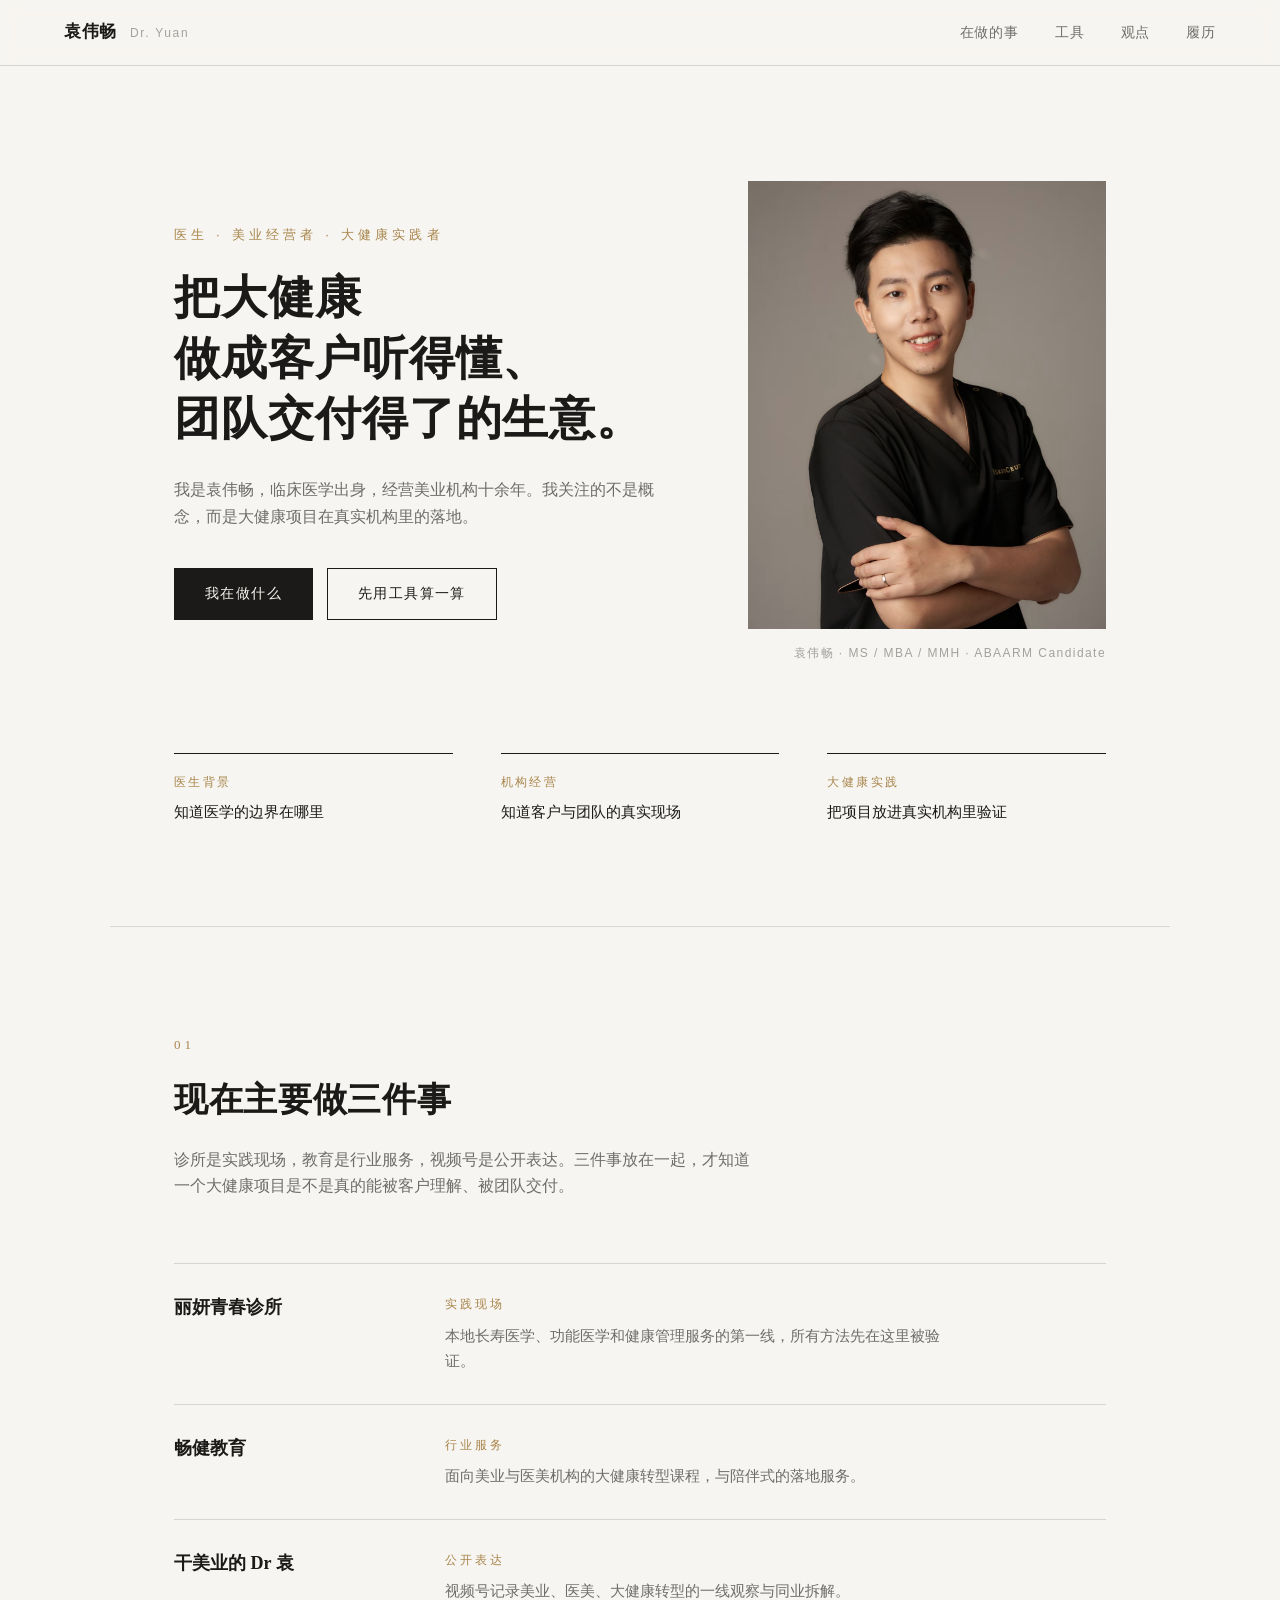
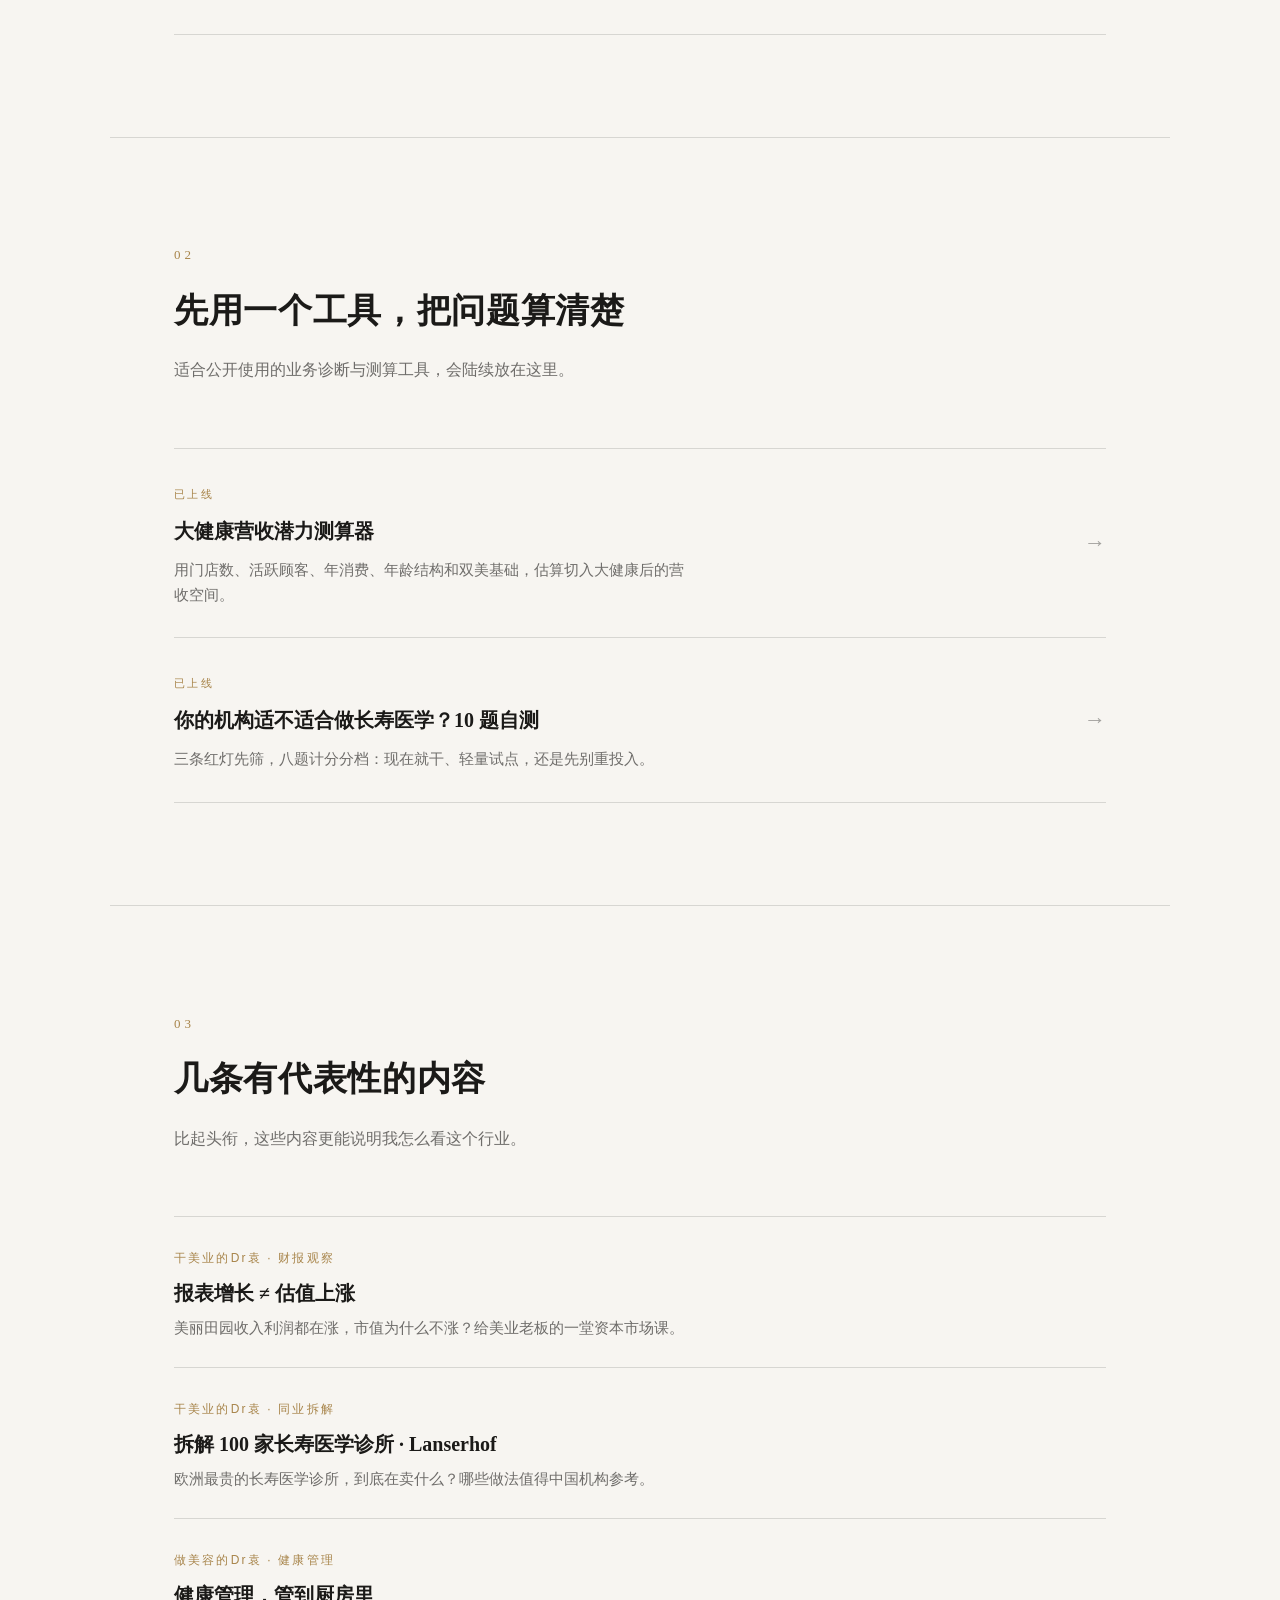
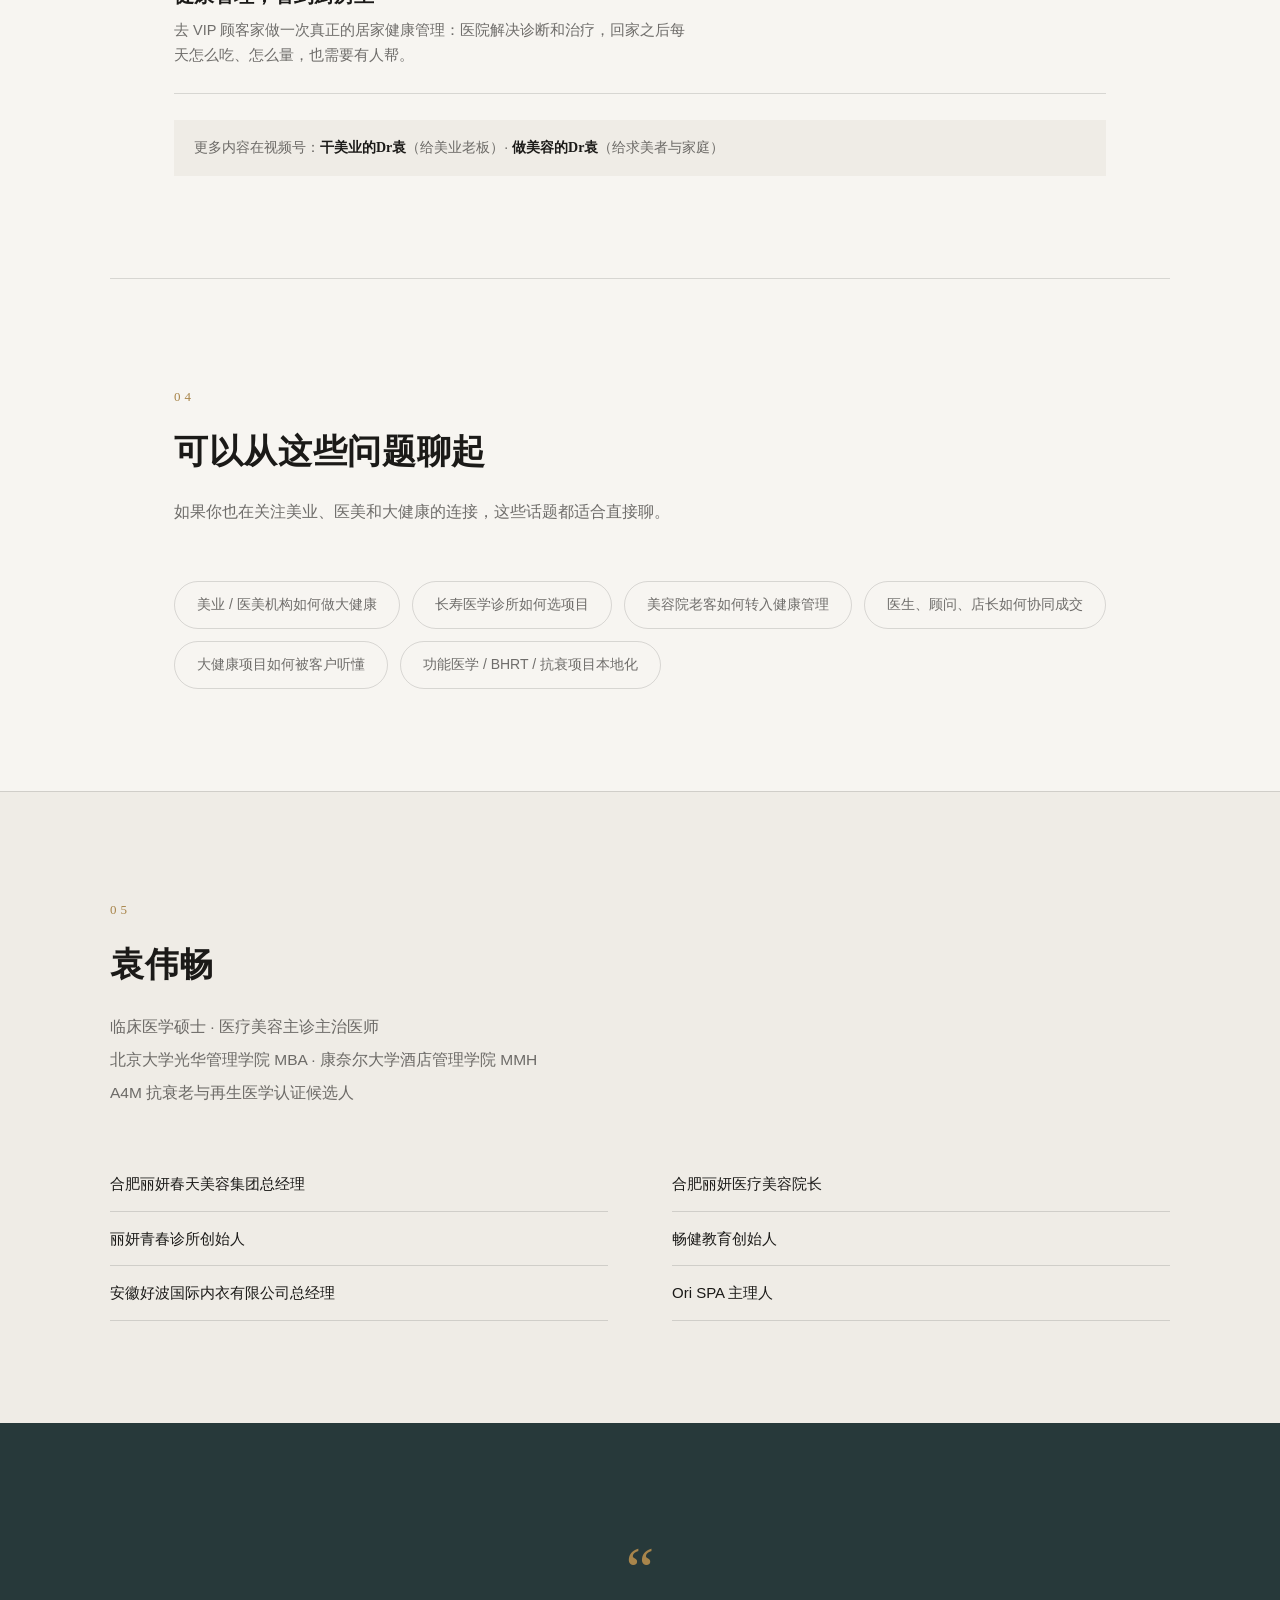
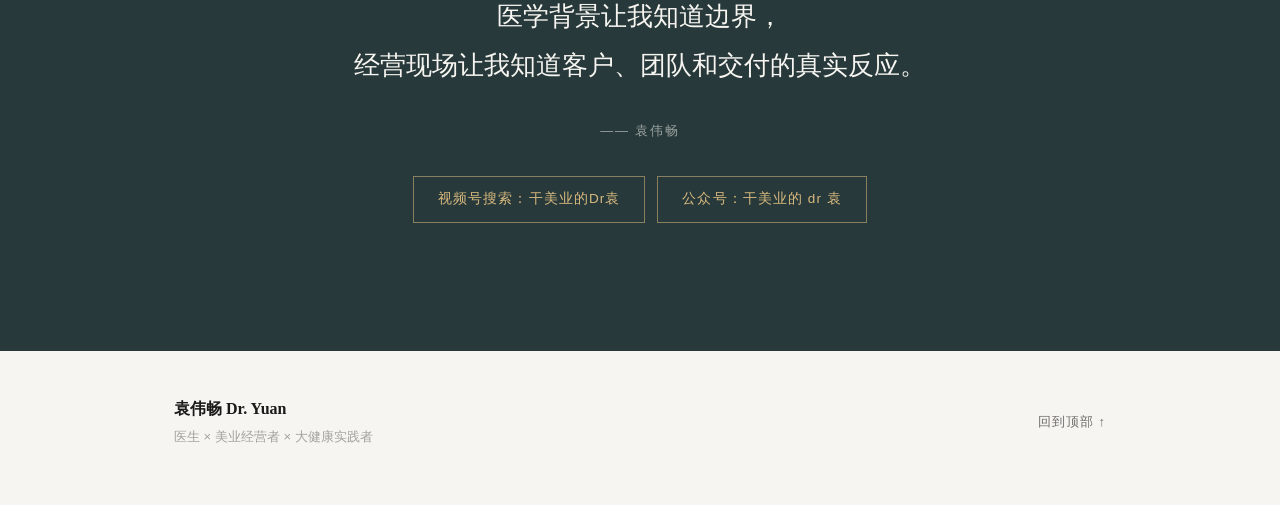
<file: index.html>
<!doctype html>
<html lang="zh-CN">
<head>
  <meta charset="utf-8" />
  <meta name="viewport" content="width=device-width, initial-scale=1" />
  <title>袁伟畅医生｜医生 × 美业经营者 × 大健康实践者</title>
  <meta name="description" content="袁伟畅医生，临床医学硕士，医疗美容主诊主治医师，美业经营者，大健康实践者。" />
  <meta property="og:title" content="袁伟畅医生｜医生 × 美业经营者 × 大健康实践者" />
  <meta property="og:description" content="关注大健康项目如何被客户听懂、团队交付、机构持续经营。" />
  <meta property="og:type" content="website" />
  <meta property="og:url" content="https://dr-yuan.org/" />
  <link rel="canonical" href="https://dr-yuan.org/" />
  <script>document.documentElement.classList.add('js');</script>
  <link rel="stylesheet" href="style.css" />
</head>
<body>

  <header class="nav" aria-label="页面导航">
    <a class="nav-name" href="#top">袁伟畅 <span>Dr. Yuan</span></a>
    <nav class="nav-links" aria-label="主要章节">
      <a href="#work">在做的事</a>
      <a href="#tools">工具</a>
      <a href="#view">观点</a>
      <a href="#profile">履历</a>
    </nav>
  </header>

  <main id="top">

    <!-- Hero -->
    <section class="hero">
      <div class="hero-text reveal">
        <p class="kicker">医生 · 美业经营者 · 大健康实践者</p>
        <h1>把大健康<br />做成客户听得懂、<br />团队交付得了的生意。</h1>
        <p class="hero-sub">我是袁伟畅，临床医学出身，经营美业机构十余年。我关注的不是概念，而是大健康项目在真实机构里的落地。</p>
        <div class="hero-cta">
          <a class="btn-solid" href="#work">我在做什么</a>
          <a class="btn-ghost" href="#tools">先用工具算一算</a>
        </div>
      </div>
      <figure class="hero-photo reveal">
        <img src="assets/profile-portrait.jpg" alt="袁伟畅医生形象照" />
        <figcaption>袁伟畅 · MS / MBA / MMH · ABAARM Candidate</figcaption>
      </figure>
    </section>

    <!-- 三重身份 -->
    <section class="triad reveal" aria-label="身份摘要">
      <div class="triad-item">
        <span class="triad-num">医生背景</span>
        <p>知道医学的边界在哪里</p>
      </div>
      <div class="triad-item">
        <span class="triad-num">机构经营</span>
        <p>知道客户与团队的真实现场</p>
      </div>
      <div class="triad-item">
        <span class="triad-num">大健康实践</span>
        <p>把项目放进真实机构里验证</p>
      </div>
    </section>

    <!-- 在做的事 -->
    <section id="work" class="section">
      <div class="section-head reveal">
        <span class="sec-no">01</span>
        <h2>现在主要做三件事</h2>
        <p>诊所是实践现场，教育是行业服务，视频号是公开表达。三件事放在一起，才知道一个大健康项目是不是真的能被客户理解、被团队交付。</p>
      </div>
      <div class="work-list">
        <article class="work-row reveal">
          <span class="work-idx">丽妍青春诊所</span>
          <div>
            <h3>实践现场</h3>
            <p>本地长寿医学、功能医学和健康管理服务的第一线，所有方法先在这里被验证。</p>
          </div>
        </article>
        <article class="work-row reveal">
          <span class="work-idx">畅健教育</span>
          <div>
            <h3>行业服务</h3>
            <p>面向美业与医美机构的大健康转型课程，与陪伴式的落地服务。</p>
          </div>
        </article>
        <article class="work-row reveal">
          <span class="work-idx">干美业的 Dr 袁</span>
          <div>
            <h3>公开表达</h3>
            <p>视频号记录美业、医美、大健康转型的一线观察与同业拆解。</p>
          </div>
        </article>
      </div>
    </section>

    <!-- 工具 -->
    <section id="tools" class="section">
      <div class="section-head reveal">
        <span class="sec-no">02</span>
        <h2>先用一个工具，把问题算清楚</h2>
        <p>适合公开使用的业务诊断与测算工具，会陆续放在这里。</p>
      </div>
      <div class="tool-list">
        <a class="tool-row reveal" href="tools/health-revenue/">
          <div>
            <span class="tool-tag">已上线</span>
            <h3>大健康营收潜力测算器</h3>
            <p>用门店数、活跃顾客、年消费、年龄结构和双美基础，估算切入大健康后的营收空间。</p>
          </div>
          <span class="tool-arrow" aria-hidden="true">→</span>
        </a>
        <a class="tool-row reveal" href="tools/health-revenue/assessment.html">
          <div>
            <span class="tool-tag">已上线</span>
            <h3>你的机构适不适合做长寿医学？10 题自测</h3>
            <p>三条红灯先筛，八题计分分档：现在就干、轻量试点，还是先别重投入。</p>
          </div>
          <span class="tool-arrow" aria-hidden="true">→</span>
        </a>
      </div>
    </section>

    <!-- 观点 · 代表内容 -->
    <section id="view" class="section">
      <div class="section-head reveal">
        <span class="sec-no">03</span>
        <h2>几条有代表性的内容</h2>
        <p>比起头衔，这些内容更能说明我怎么看这个行业。</p>
      </div>
      <div class="piece-list">
        <article class="piece reveal">
          <span class="piece-tag">干美业的Dr袁 · 财报观察</span>
          <h3>报表增长 ≠ 估值上涨</h3>
          <p>美丽田园收入利润都在涨，市值为什么不涨？给美业老板的一堂资本市场课。</p>
        </article>
        <article class="piece reveal">
          <span class="piece-tag">干美业的Dr袁 · 同业拆解</span>
          <h3>拆解 100 家长寿医学诊所 · Lanserhof</h3>
          <p>欧洲最贵的长寿医学诊所，到底在卖什么？哪些做法值得中国机构参考。</p>
        </article>
        <article class="piece reveal">
          <span class="piece-tag">做美容的Dr袁 · 健康管理</span>
          <h3>健康管理，管到厨房里</h3>
          <p>去 VIP 顾客家做一次真正的居家健康管理：医院解决诊断和治疗，回家之后每天怎么吃、怎么量，也需要有人帮。</p>
        </article>
      </div>
      <p class="channel-note reveal">更多内容在视频号：<strong>干美业的Dr袁</strong>（给美业老板）· <strong>做美容的Dr袁</strong>（给求美者与家庭）</p>
    </section>

    <!-- 可以聊什么 -->
    <section class="section">
      <div class="section-head reveal">
        <span class="sec-no">04</span>
        <h2>可以从这些问题聊起</h2>
        <p>如果你也在关注美业、医美和大健康的连接，这些话题都适合直接聊。</p>
      </div>
      <ul class="topic-list reveal" aria-label="交流话题">
        <li>美业 / 医美机构如何做大健康</li>
        <li>长寿医学诊所如何选项目</li>
        <li>美容院老客如何转入健康管理</li>
        <li>医生、顾问、店长如何协同成交</li>
        <li>大健康项目如何被客户听懂</li>
        <li>功能医学 / BHRT / 抗衰项目本地化</li>
      </ul>
    </section>

    <!-- 履历 -->
    <section id="profile" class="section profile">
      <div class="section-head reveal">
        <span class="sec-no">05</span>
        <h2>袁伟畅</h2>
        <p class="profile-degrees">临床医学硕士 · 医疗美容主诊主治医师<br />北京大学光华管理学院 MBA · 康奈尔大学酒店管理学院 MMH<br />A4M 抗衰老与再生医学认证候选人</p>
      </div>
      <ul class="cred-list reveal" aria-label="公开身份">
        <li>合肥丽妍春天美容集团总经理</li>
        <li>合肥丽妍医疗美容院长</li>
        <li>丽妍青春诊所创始人</li>
        <li>畅健教育创始人</li>
        <li>安徽好波国际内衣有限公司总经理</li>
        <li>Ori SPA 主理人</li>
      </ul>
    </section>

    <!-- 结语 -->
    <section class="closing" aria-label="结语">
      <p class="closing-mark" aria-hidden="true">“</p>
      <blockquote>医学背景让我知道边界，<br />经营现场让我知道客户、团队和交付的真实反应。</blockquote>
      <p class="closing-sign">—— 袁伟畅</p>
      <div class="closing-channels">
        <span>视频号搜索：干美业的Dr袁</span>
        <span>公众号：干美业的 dr 袁</span>
      </div>
    </section>

  </main>

  <footer class="footer">
    <div>
      <strong>袁伟畅 Dr. Yuan</strong>
      <span>医生 × 美业经营者 × 大健康实践者</span>
    </div>
    <a href="#top">回到顶部 ↑</a>
  </footer>

  <script>
    const io = new IntersectionObserver((entries) => {
      entries.forEach(e => { if (e.isIntersecting) { e.target.classList.add('in'); io.unobserve(e.target); } });
    }, { threshold: 0.12 });
    document.querySelectorAll('.reveal').forEach(el => io.observe(el));
  </script>
</body>
</html>
</file>
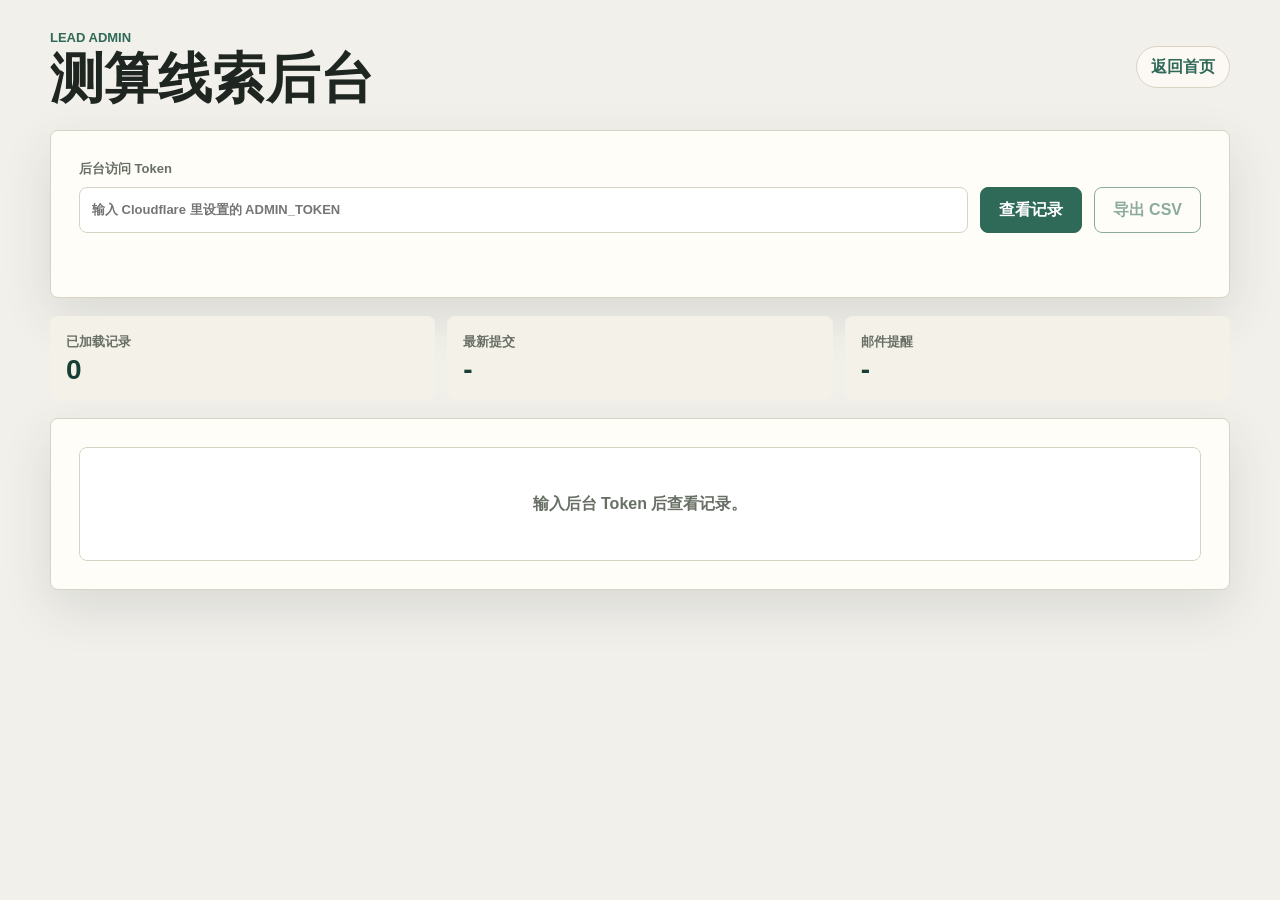
<file: admin/index.html>
<!doctype html>
<html lang="zh-CN">
<head>
  <meta charset="utf-8" />
  <meta name="viewport" content="width=device-width, initial-scale=1" />
  <meta name="robots" content="noindex,nofollow" />
  <title>测算线索后台｜Dr Yuan</title>
  <style>
    :root {
      --moss: #2f6958;
      --deep: #163f35;
      --ink: #1f2621;
      --muted: #687066;
      --paper: #fffdf7;
      --warm: #f2f0eb;
      --line: #d9d3c5;
      --clay: #a65f45;
      --radius: 8px;
      --shadow: 0 18px 50px rgba(40, 52, 45, 0.12);
      --cn: "PingFang SC", "Hiragino Sans GB", "Microsoft YaHei", sans-serif;
    }

    * {
      box-sizing: border-box;
    }

    body {
      margin: 0;
      background: var(--warm);
      color: var(--ink);
      font-family: -apple-system, BlinkMacSystemFont, "Segoe UI", var(--cn);
      line-height: 1.5;
      letter-spacing: 0;
      -webkit-font-smoothing: antialiased;
    }

    a {
      color: inherit;
      text-decoration: none;
    }

    button,
    input {
      font: inherit;
    }

    .shell {
      width: min(1180px, calc(100% - 32px));
      margin: 0 auto;
      padding: 28px 0 46px;
    }

    .topbar {
      display: flex;
      align-items: center;
      justify-content: space-between;
      gap: 14px;
      margin-bottom: 24px;
    }

    .brand {
      display: flex;
      flex-direction: column;
      gap: 2px;
    }

    .brand span {
      color: var(--moss);
      font-size: 13px;
      font-weight: 900;
      text-transform: uppercase;
    }

    h1 {
      margin: 0;
      color: var(--ink);
      font-size: clamp(30px, 5vw, 54px);
      line-height: 1.05;
    }

    .home-link {
      min-height: 40px;
      display: inline-flex;
      align-items: center;
      justify-content: center;
      padding: 8px 14px;
      border: 1px solid var(--line);
      border-radius: 999px;
      color: var(--moss);
      background: rgba(255, 253, 247, 0.76);
      font-weight: 800;
      white-space: nowrap;
    }

    .panel {
      padding: clamp(18px, 3vw, 28px);
      border: 1px solid var(--line);
      border-radius: var(--radius);
      background: var(--paper);
      box-shadow: var(--shadow);
    }

    .login-row {
      display: grid;
      grid-template-columns: minmax(0, 1fr) auto auto;
      gap: 12px;
      align-items: end;
    }

    label {
      display: grid;
      gap: 8px;
      color: var(--muted);
      font-size: 13px;
      font-weight: 900;
    }

    input {
      width: 100%;
      min-height: 46px;
      padding: 10px 12px;
      border: 1px solid var(--line);
      border-radius: var(--radius);
      color: var(--ink);
      background: #fff;
      outline: 0;
    }

    input:focus {
      border-color: var(--moss);
      box-shadow: 0 0 0 4px rgba(47, 105, 88, 0.12);
    }

    .button {
      min-height: 46px;
      padding: 0 18px;
      border: 1px solid var(--moss);
      border-radius: var(--radius);
      background: var(--moss);
      color: #fff;
      font-weight: 900;
      cursor: pointer;
      white-space: nowrap;
    }

    .button.secondary {
      color: var(--moss);
      background: transparent;
    }

    .button:disabled {
      cursor: default;
      opacity: 0.55;
    }

    .status {
      min-height: 24px;
      margin-top: 12px;
      color: var(--clay);
      font-size: 14px;
      font-weight: 800;
    }

    .summary {
      display: grid;
      grid-template-columns: repeat(3, minmax(0, 1fr));
      gap: 12px;
      margin: 18px 0;
    }

    .metric {
      padding: 16px;
      border-radius: var(--radius);
      background: #f4f1e9;
    }

    .metric span {
      display: block;
      color: var(--muted);
      font-size: 13px;
      font-weight: 800;
    }

    .metric strong {
      display: block;
      margin-top: 5px;
      color: var(--deep);
      font-size: 28px;
      line-height: 1;
    }

    .table-wrap {
      overflow-x: auto;
      border: 1px solid var(--line);
      border-radius: var(--radius);
      background: #fff;
    }

    table {
      width: 100%;
      min-width: 980px;
      border-collapse: collapse;
    }

    th,
    td {
      padding: 12px 14px;
      border-bottom: 1px solid #ebe6da;
      text-align: left;
      vertical-align: top;
      font-size: 14px;
    }

    th {
      color: var(--muted);
      background: #f7f4ec;
      font-size: 12px;
      font-weight: 900;
      white-space: nowrap;
    }

    tr:last-child td {
      border-bottom: 0;
    }

    .phone {
      color: var(--deep);
      font-size: 17px;
      font-weight: 950;
      white-space: nowrap;
    }

    .judgement {
      max-width: 240px;
      font-weight: 850;
    }

    .muted {
      color: var(--muted);
      font-size: 13px;
    }

    .empty {
      padding: 44px 20px;
      color: var(--muted);
      text-align: center;
      font-weight: 800;
    }

    @media (max-width: 760px) {
      .topbar,
      .login-row {
        grid-template-columns: 1fr;
        align-items: stretch;
      }

      .topbar {
        display: grid;
      }

      .summary {
        grid-template-columns: 1fr;
      }

      .home-link,
      .button {
        width: 100%;
      }
    }
  </style>
</head>
<body>
  <main class="shell">
    <header class="topbar">
      <div class="brand">
        <span>Lead Admin</span>
        <h1>测算线索后台</h1>
      </div>
      <a class="home-link" href="/">返回首页</a>
    </header>

    <section class="panel" aria-label="后台登录">
      <div class="login-row">
        <label>
          后台访问 Token
          <input id="tokenInput" type="password" autocomplete="current-password" placeholder="输入 Cloudflare 里设置的 ADMIN_TOKEN">
        </label>
        <button class="button" id="loadButton" type="button">查看记录</button>
        <button class="button secondary" id="exportButton" type="button" disabled>导出 CSV</button>
      </div>
      <div class="status" id="status" aria-live="polite"></div>
    </section>

    <section class="summary" aria-label="线索概览">
      <div class="metric"><span>已加载记录</span><strong id="totalMetric">0</strong></div>
      <div class="metric"><span>最新提交</span><strong id="latestMetric">-</strong></div>
      <div class="metric"><span>邮件提醒</span><strong id="emailMetric">-</strong></div>
    </section>

    <section class="panel">
      <div class="table-wrap" id="tableWrap">
        <div class="empty">输入后台 Token 后查看记录。</div>
      </div>
    </section>
  </main>

  <script>
    const tokenInput = document.getElementById("tokenInput");
    const loadButton = document.getElementById("loadButton");
    const exportButton = document.getElementById("exportButton");
    const statusEl = document.getElementById("status");
    const tableWrap = document.getElementById("tableWrap");
    const totalMetric = document.getElementById("totalMetric");
    const latestMetric = document.getElementById("latestMetric");
    const emailMetric = document.getElementById("emailMetric");
    const savedToken = window.sessionStorage.getItem("drYuanLeadAdminToken");

    if (savedToken) tokenInput.value = savedToken;

    function authHeaders() {
      return { authorization: `Bearer ${tokenInput.value.trim()}` };
    }

    function formatWan(value) {
      const number = Number(value);
      if (!Number.isFinite(number)) return "-";
      return `${(number / 10000).toLocaleString("zh-CN", { maximumFractionDigits: 1 })}万`;
    }

    function formatPercent(value) {
      const number = Number(value);
      if (!Number.isFinite(number)) return "-";
      return `${(number * 100).toFixed(1)}%`;
    }

    function formatDate(value) {
      const date = new Date(value);
      if (Number.isNaN(date.getTime())) return value || "-";
      return date.toLocaleString("zh-CN", {
        month: "2-digit",
        day: "2-digit",
        hour: "2-digit",
        minute: "2-digit"
      });
    }

    function escapeHtml(value) {
      return String(value || "")
        .replace(/&/g, "&amp;")
        .replace(/</g, "&lt;")
        .replace(/>/g, "&gt;")
        .replace(/"/g, "&quot;");
    }

    function renderRows(rows) {
      if (!rows.length) {
        tableWrap.innerHTML = '<div class="empty">目前还没有提交记录。</div>';
        return;
      }

      tableWrap.innerHTML = `
        <table>
          <thead>
            <tr>
              <th>提交时间</th>
              <th>手机号</th>
              <th>初步结论</th>
              <th>本地基准</th>
              <th>渠道总盘</th>
              <th>渗透率</th>
              <th>门店类型</th>
              <th>门店规模</th>
              <th>年龄结构</th>
              <th>邮件</th>
            </tr>
          </thead>
          <tbody>
            ${rows.map(row => `
              <tr>
                <td>${escapeHtml(formatDate(row.submittedAt))}<div class="muted">#${escapeHtml(row.id)}</div></td>
                <td><span class="phone">${escapeHtml(row.phone)}</span></td>
                <td class="judgement">${escapeHtml(row.judgement || "-")}</td>
                <td>${escapeHtml(formatWan(row.localRevenueMid))}</td>
                <td>${escapeHtml(formatWan(row.channelTotal))}</td>
                <td>${escapeHtml(formatPercent(row.basePenetration))}</td>
                <td>${escapeHtml(row.answers?.storeType || "-")}</td>
                <td>${escapeHtml(row.answers?.stores || "-")}</td>
                <td>${escapeHtml(row.answers?.age || "-")}</td>
                <td>${row.emailSent ? "已发送" : "未发送"}</td>
              </tr>
            `).join("")}
          </tbody>
        </table>
      `;
    }

    async function loadLeads() {
      const token = tokenInput.value.trim();
      if (!token) {
        statusEl.textContent = "请输入后台访问 Token。";
        return;
      }

      loadButton.disabled = true;
      statusEl.textContent = "正在读取记录...";

      try {
        const response = await fetch("/api/admin/leads?limit=100", {
          headers: authHeaders()
        });
        const data = await response.json();
        if (!response.ok || !data.ok) throw new Error(data.message || "读取失败");

        window.sessionStorage.setItem("drYuanLeadAdminToken", token);
        renderRows(data.rows || []);
        totalMetric.textContent = data.rows.length;
        latestMetric.textContent = data.rows[0] ? formatDate(data.rows[0].submittedAt) : "-";
        emailMetric.textContent = data.rows.some(row => row.emailSent) ? "已开启" : "待配置";
        exportButton.disabled = false;
        statusEl.textContent = "已读取最新记录。";
      } catch (error) {
        statusEl.textContent = error.message || "读取失败，请检查 Token 或后台配置。";
        exportButton.disabled = true;
      } finally {
        loadButton.disabled = false;
      }
    }

    async function exportCsv() {
      exportButton.disabled = true;
      statusEl.textContent = "正在生成 CSV...";

      try {
        const response = await fetch("/api/admin/leads?limit=300&format=csv", {
          headers: authHeaders()
        });
        if (!response.ok) throw new Error("导出失败，请重新查看记录后再试。");
        const blob = await response.blob();
        const url = URL.createObjectURL(blob);
        const link = document.createElement("a");
        link.href = url;
        link.download = `health-revenue-leads-${new Date().toISOString().slice(0, 10)}.csv`;
        link.click();
        URL.revokeObjectURL(url);
        statusEl.textContent = "CSV 已导出。";
      } catch (error) {
        statusEl.textContent = error.message || "导出失败。";
      } finally {
        exportButton.disabled = false;
      }
    }

    loadButton.addEventListener("click", loadLeads);
    exportButton.addEventListener("click", exportCsv);
    tokenInput.addEventListener("keydown", event => {
      if (event.key === "Enter") loadLeads();
    });
  </script>
</body>
</html>
</file>
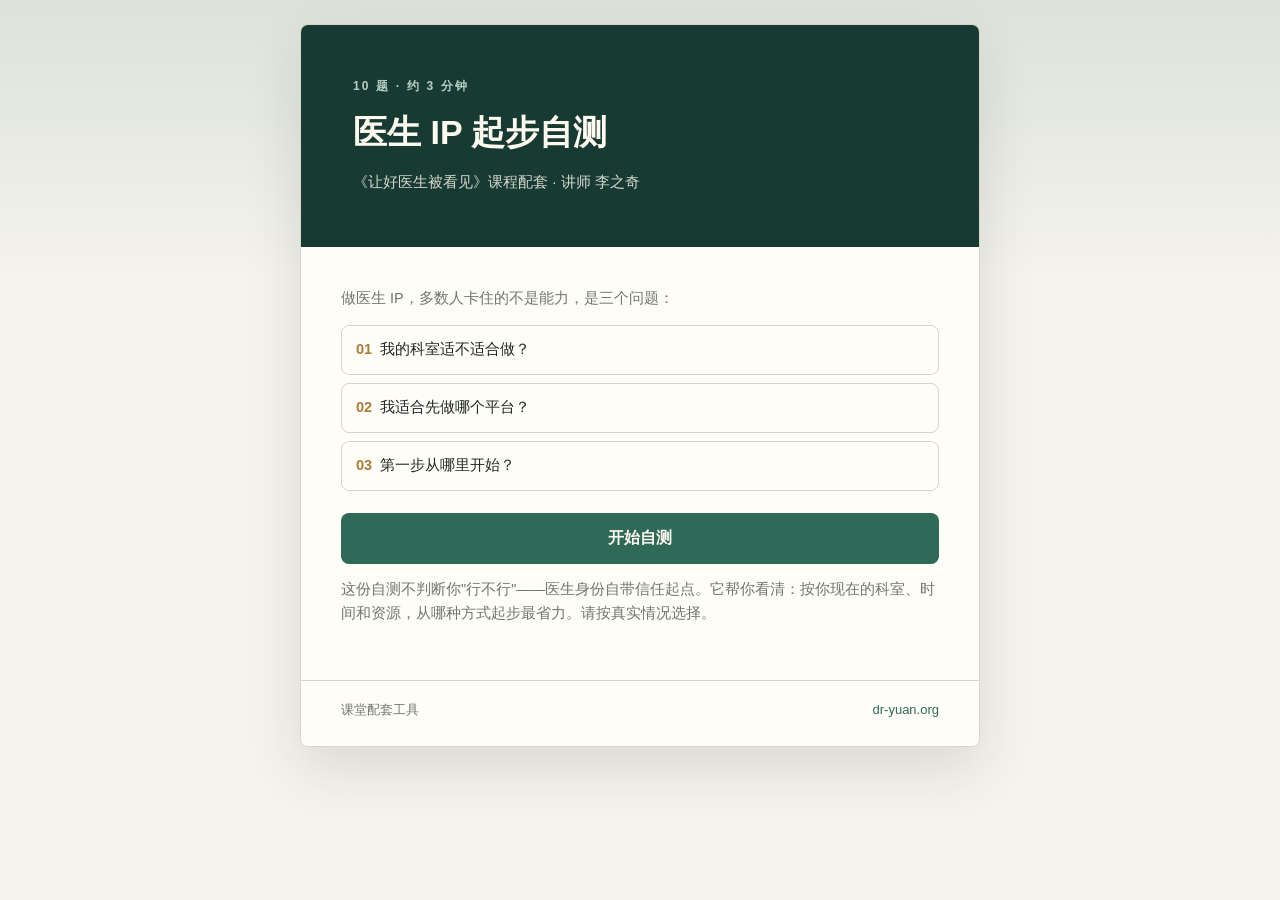
<file: tools/doctor-ip/index.html>
<!doctype html>
<html lang="zh-CN">
<head>
  <meta charset="utf-8">
  <meta name="viewport" content="width=device-width, initial-scale=1">
  <meta name="robots" content="noindex">
  <title>医生IP起步自测：10题看清你的起步方式</title>
  <meta name="description" content="3分钟自测：你的科室适不适合做医生IP、适合哪个平台、第一步从哪里开始。《让好医生被看见》课程配套工具。">
  <style>
    :root {
      --canvas: #f4f3ec;
      --paper: #fffdf7;
      --ink: #1f2621;
      --muted: #70766d;
      --line: #d8d6ca;
      --moss: #2f6958;
      --moss-deep: #173a32;
      --brass: #aa7c38;
      --red: #a2503c;
      --radius: 8px;
    }
    * { box-sizing: border-box; }
    html { scroll-behavior: smooth; }
    body {
      min-height: 100vh;
      margin: 0;
      padding: 24px 16px 48px;
      display: grid;
      place-items: start center;
      color: var(--ink);
      background:
        linear-gradient(180deg, rgba(47, 105, 88, 0.12), transparent 280px),
        var(--canvas);
      font-family: -apple-system, BlinkMacSystemFont, "PingFang SC", "Microsoft YaHei", "Segoe UI", sans-serif;
      line-height: 1.65;
    }
    main {
      width: min(680px, 100%);
      border: 1px solid var(--line);
      border-radius: var(--radius);
      background: var(--paper);
      box-shadow: 0 22px 55px rgba(30, 36, 31, 0.12);
      overflow: hidden;
    }

    .screen { display: none; }
    .screen.active { display: block; }

    /* ---- 首屏 ---- */
    .hero {
      padding: clamp(28px, 6vw, 52px);
      color: #fffaf0;
      background: var(--moss-deep);
    }
    .eyebrow { margin: 0 0 12px; color: #b8cfc5; font-size: 12px; font-weight: 700; letter-spacing: .18em; }
    .hero h1 { margin: 0; font-size: clamp(24px, 5.4vw, 34px); line-height: 1.4; }
    .hero .sub { margin: 14px 0 0; color: rgba(255, 250, 240, .82); font-size: 15px; }
    .hero-body { padding: clamp(24px, 5vw, 40px); }
    .hero-body p { margin: 0 0 14px; color: var(--muted); font-size: 14.5px; }
    .worry-list { margin: 0 0 22px; padding: 0; list-style: none; }
    .worry-list li {
      padding: 12px 14px;
      border: 1px solid var(--line);
      border-radius: var(--radius);
      margin-bottom: 8px;
      font-size: 14.5px;
    }
    .worry-list li span { color: var(--brass); font-weight: 700; margin-right: 8px; }
    .note { font-size: 12.5px; color: var(--muted); }

    /* ---- 按钮 ---- */
    .btn {
      display: inline-block;
      width: 100%;
      padding: 15px 20px;
      border: 0;
      border-radius: var(--radius);
      background: var(--moss);
      color: #fffaf0;
      font-size: 16px;
      font-weight: 700;
      text-align: center;
      cursor: pointer;
      -webkit-tap-highlight-color: transparent;
    }
    .btn:active { background: var(--moss-deep); }
    .btn[disabled] { opacity: .45; cursor: not-allowed; }
    .btn-ghost {
      background: transparent;
      color: var(--muted);
      border: 1px solid var(--line);
      font-weight: 400;
      font-size: 14px;
      padding: 11px 20px;
    }

    /* ---- 答题屏 ---- */
    .quiz { padding: clamp(24px, 5vw, 40px); }
    .progress-track { height: 4px; border-radius: 2px; background: var(--line); margin-bottom: 26px; overflow: hidden; }
    .progress-fill { height: 100%; width: 0; background: var(--brass); transition: width .3s ease; }
    .q-no { font-size: 12px; letter-spacing: .2em; color: var(--brass); font-weight: 700; }
    .q-text { margin: 10px 0 4px; font-size: clamp(18px, 4.6vw, 22px); font-weight: 700; line-height: 1.5; }
    .q-hint { margin: 0 0 18px; font-size: 13px; color: var(--muted); }
    .options { display: grid; gap: 10px; margin-top: 18px; }
    .option {
      padding: 14px 16px;
      border: 1px solid var(--line);
      border-radius: var(--radius);
      background: #fff;
      font-size: 15px;
      text-align: left;
      cursor: pointer;
      line-height: 1.55;
      -webkit-tap-highlight-color: transparent;
      transition: border-color .15s, background .15s;
    }
    .option:active, .option.selected { border-color: var(--moss); background: rgba(47, 105, 88, .08); }
    .quiz-foot { display: flex; justify-content: space-between; align-items: center; margin-top: 22px; gap: 12px; }
    .back-link { background: none; border: 0; color: var(--muted); font-size: 13.5px; cursor: pointer; padding: 6px 0; }

    /* ---- 结果屏 ---- */
    .result { padding: clamp(24px, 5vw, 40px); }
    .verdict {
      display: inline-block;
      padding: 8px 18px;
      border-radius: 999px;
      font-size: 15px;
      font-weight: 700;
      margin-bottom: 16px;
    }
    .verdict.go { background: rgba(47, 105, 88, .12); color: var(--moss-deep); }
    .verdict.hold { background: rgba(170, 124, 56, .14); color: #7c5a28; }
    .result h2 { margin: 0 0 6px; font-size: clamp(20px, 5vw, 26px); line-height: 1.45; }
    .score-line { font-size: 13.5px; color: var(--muted); margin: 0 0 18px; }
    .result-body p { margin: 0 0 12px; font-size: 15px; }
    .platform-card {
      margin: 18px 0;
      border: 1px solid var(--line);
      border-left: 4px solid var(--moss);
      border-radius: var(--radius);
      padding: 16px 18px;
      background: #fff;
    }
    .platform-card h3 { margin: 0 0 6px; font-size: 16px; }
    .platform-card p { margin: 0 0 6px; font-size: 14px; color: var(--muted); }
    .next-steps { margin: 6px 0 0; padding: 0 0 0 2px; list-style: none; }
    .next-steps li { padding: 8px 0 8px 22px; position: relative; font-size: 14.5px; }
    .next-steps li::before { content: ""; position: absolute; left: 4px; top: 17px; width: 7px; height: 7px; border-radius: 50%; background: var(--brass); }
    .remind {
      margin-top: 16px;
      padding: 12px 14px;
      border-radius: var(--radius);
      background: rgba(162, 80, 60, .08);
      color: var(--red);
      font-size: 13.5px;
    }
    .homework {
      margin-top: 22px;
      border-radius: var(--radius);
      background: var(--moss-deep);
      color: #fffaf0;
      padding: 20px 18px;
      font-size: 14.5px;
    }
    .homework strong { color: #d8b97e; }

    /* ---- 选填留资 ---- */
    .lead-opt {
      margin-top: 22px;
      border: 1px dashed var(--line);
      border-radius: var(--radius);
      padding: 18px;
      background: #fff;
    }
    .lead-opt h3 { margin: 0 0 6px; font-size: 15.5px; }
    .lead-opt p { margin: 0 0 14px; font-size: 13px; color: var(--muted); }
    .field { margin-bottom: 12px; }
    .field label { display: block; font-size: 13px; color: var(--muted); margin-bottom: 5px; }
    .field input {
      width: 100%;
      padding: 12px 13px;
      border: 1px solid var(--line);
      border-radius: var(--radius);
      font-size: 16px;
      background: #fff;
      color: var(--ink);
    }
    .field input:focus { outline: 2px solid var(--moss); outline-offset: 1px; border-color: var(--moss); }
    .form-error { color: var(--red); font-size: 13px; min-height: 18px; margin: 2px 0 6px; }
    .privacy { font-size: 12px; color: var(--muted); margin-top: 10px; }

    .restart { margin-top: 20px; text-align: center; }

    .foot {
      padding: 18px clamp(24px, 5vw, 40px) 26px;
      border-top: 1px solid var(--line);
      display: flex;
      justify-content: space-between;
      flex-wrap: wrap;
      gap: 10px;
      font-size: 13px;
      color: var(--muted);
    }
    .foot a { color: var(--moss); text-decoration: none; }
  </style>
</head>
<body>
  <main>
    <!-- 首屏 -->
    <section class="screen active" id="s-landing">
      <div class="hero">
        <p class="eyebrow">10 题 · 约 3 分钟</p>
        <h1>医生 IP 起步自测</h1>
        <p class="sub">《让好医生被看见》课程配套 · 讲师 李之奇</p>
      </div>
      <div class="hero-body">
        <p>做医生 IP，多数人卡住的不是能力，是三个问题：</p>
        <ul class="worry-list">
          <li><span>01</span>我的科室适不适合做？</li>
          <li><span>02</span>我适合先做哪个平台？</li>
          <li><span>03</span>第一步从哪里开始？</li>
        </ul>
        <button class="btn" onclick="startQuiz()">开始自测</button>
        <p class="note" style="margin-top:14px;">这份自测不判断你"行不行"——医生身份自带信任起点。它帮你看清：按你现在的科室、时间和资源，从哪种方式起步最省力。请按真实情况选择。</p>
      </div>
    </section>

    <!-- 答题屏 -->
    <section class="screen" id="s-quiz">
      <div class="quiz">
        <div class="progress-track"><div class="progress-fill" id="progress"></div></div>
        <span class="q-no" id="q-no"></span>
        <h2 class="q-text" id="q-text"></h2>
        <p class="q-hint" id="q-hint"></p>
        <div class="options" id="options"></div>
        <div class="quiz-foot">
          <button class="back-link" id="back-btn" onclick="goBack()">← 上一题</button>
        </div>
      </div>
    </section>

    <!-- 结果屏 -->
    <section class="screen" id="s-result">
      <div class="result">
        <span class="verdict" id="verdict"></span>
        <h2 id="result-title"></h2>
        <p class="score-line" id="score-line"></p>
        <div class="result-body" id="result-body"></div>
        <div class="platform-card" id="platform-card"></div>
        <div id="remind-box"></div>
        <div class="homework">
          把你的<strong>档位</strong>和<strong>推荐平台</strong>填到课堂作业单第 1 题，后面的题会用到它。
        </div>

        <div class="lead-opt" id="lead-opt">
          <h3>想让讲师团队帮你把起步方案捋一遍？（选填）</h3>
          <p>留下联系方式，课后会有一次一对一沟通。不留也完全不影响使用结果。</p>
          <div class="field">
            <label for="lead-name">你的称呼</label>
            <input id="lead-name" type="text" maxlength="30" placeholder="例：王主任">
          </div>
          <div class="field">
            <label for="lead-phone">手机号</label>
            <input id="lead-phone" type="tel" maxlength="11" inputmode="numeric" placeholder="11 位手机号">
          </div>
          <div class="field">
            <label for="lead-hospital">医院 / 科室（选填）</label>
            <input id="lead-hospital" type="text" maxlength="60" placeholder="例：××医院 心内科">
          </div>
          <p class="form-error" id="lead-error"></p>
          <button class="btn" id="lead-submit" onclick="submitLead()">提交</button>
          <p class="privacy">信息仅用于课后沟通，不对外公开。</p>
        </div>

        <div class="restart">
          <button class="btn-ghost btn" style="width:auto;" onclick="restart()">重新测一次</button>
        </div>
      </div>
    </section>

    <div class="foot">
      <span>课堂配套工具</span>
      <a href="/">dr-yuan.org</a>
    </div>
  </main>

  <script>
    /* ============ 题库：8 题计分（24 分制）+ 2 题定型（科室 / 表达形式）============ */
    const QUESTIONS = [
      {
        key: "科室类型", type: "dept",
        text: "你所在的科室更接近哪一类？",
        options: [
          { v: "A", text: "患者主动选择属性强：皮肤、口腔、眼科、妇产、儿科、生殖、康复、疼痛、中医等" },
          { v: "B", text: "慢病长期管理：内分泌、心内、呼吸、消化、肾内、神经内科等" },
          { v: "C", text: "严肃 / 急重症：肿瘤、外科手术科室、急诊、重症、麻醉等" },
          { v: "D", text: "平台 / 辅助科室：检验、影像、药剂、护理、院感、行政管理等" }
        ]
      },
      {
        key: "患者来源",
        text: "现在你的患者是怎么找到你的？",
        options: [
          { v: "A", text: "基本按排班分诊，患者不怎么挑医生", score: 0 },
          { v: "B", text: "主要靠院内口碑，老患者带新患者", score: 1 },
          { v: "C", text: "已经有患者点名挂我的号", score: 2 },
          { v: "D", text: "有患者从外地或网上慕名来找我", score: 3 }
        ]
      },
      {
        key: "患者做功课",
        text: "你的患者或家属，就诊前会在网上做功课吗？",
        options: [
          { v: "A", text: "很少，基本听医生安排", score: 0 },
          { v: "B", text: "有一部分会搜一搜", score: 1 },
          { v: "C", text: "多数会带着网上看来的说法来问", score: 2 },
          { v: "D", text: "经常有人拿着短视频或帖子对着问", score: 3 }
        ]
      },
      {
        key: "高频问题",
        text: "你的科室有没有患者反复问的高频问题？",
        hint: "高频问题就是你的选题库",
        options: [
          { v: "A", text: "一时想不出来", score: 0 },
          { v: "B", text: "有几个，但觉得没什么好讲的", score: 1 },
          { v: "C", text: "有不少，门诊里天天在重复回答", score: 2 },
          { v: "D", text: "一抓一大把，还有大量流传的错误说法等着纠正", score: 3 }
        ]
      },
      {
        key: "镜头状态",
        text: "面对镜头说话，你的状态是？",
        options: [
          { v: "A", text: "很不自在，能躲就躲", score: 0 },
          { v: "B", text: "需要写稿、背稿才敢拍", score: 1 },
          { v: "C", text: "给个提纲就能讲", score: 2 },
          { v: "D", text: "跟出门诊聊天一样自然", score: 3 }
        ]
      },
      {
        key: "表达形式", type: "form",
        text: "你更愿意用哪种形式输出？",
        options: [
          { v: "A", text: "出镜口播，讲知识、答疑" },
          { v: "B", text: "门诊、查房等真实场景记录" },
          { v: "C", text: "图文、长文科普" },
          { v: "D", text: "还不确定，想先看看别人怎么做" }
        ]
      },
      {
        key: "每周时间",
        text: "每周能稳定拿出多少时间做内容？",
        options: [
          { v: "A", text: "几乎挤不出来", score: 0 },
          { v: "B", text: "1 小时以内", score: 1 },
          { v: "C", text: "1–3 小时", score: 2 },
          { v: "D", text: "3 小时以上", score: 3 }
        ]
      },
      {
        key: "冷启动心态",
        text: "如果前 20 条内容数据都很平，你会？",
        options: [
          { v: "A", text: "大概率就停了", score: 0 },
          { v: "B", text: "会很受打击，不确定能不能坚持", score: 1 },
          { v: "C", text: "能接受，但希望有人告诉我问题在哪", score: 2 },
          { v: "D", text: "能接受，起号本来就需要时间", score: 3 }
        ]
      },
      {
        key: "科室帮手",
        text: "科室里有没有能搭把手的人（拍摄、剪辑、运营）？",
        options: [
          { v: "A", text: "没有，只能靠自己", score: 0 },
          { v: "B", text: "有年轻人，但没提过这件事", score: 1 },
          { v: "C", text: "有，提一提应该愿意帮忙", score: 2 },
          { v: "D", text: "有，已经有人在帮我或帮科室号做内容", score: 3 }
        ]
      },
      {
        key: "医院态度",
        text: "医院和宣传科对医生做自媒体的态度是？",
        options: [
          { v: "A", text: "比较谨慎，可能不太支持", score: 0, remind: true },
          { v: "B", text: "没了解过，不知道医院的口径", score: 1, remind: true },
          { v: "C", text: "中性，没有明确限制", score: 2 },
          { v: "D", text: "明确鼓励，已经有医生在做", score: 3 }
        ]
      }
    ];

    /* ============ 分数档结论（0–24 分）============ */
    const TIERS = [
      {
        min: 0, max: 6, label: "观察积累型", cls: "hold",
        title: "先别硬拍，从建选题库开始",
        body: [
          "按你现在的情况，直接开拍大概率坚持不下来。更省力的起步方式是先积累：看懂同科室的账号在讲什么，把门诊里被问烦的问题记下来。",
          "等选题攒够 20 条、时间和帮手有一样解决了，再开拍不迟。"
        ],
        steps: ["每天花 10 分钟刷 3 个同科室医生账号，记下他们讲了什么", "手机备忘录建一个选题库，门诊里每被重复问一次就记一条"]
      },
      {
        min: 7, max: 12, label: "蓄力筹备型", cls: "hold",
        title: "先解决一两个卡点，再发第一条",
        body: [
          "你有基础，但时间、帮手或医院口径里通常有一两个卡点没解决。先把卡点拆掉，起步会顺很多。",
          "如果自己出镜有压力，也可以先从科室号共建开始——你出专业内容，让科室年轻人出镜或运营。"
        ],
        steps: ["先跟医院宣传科沟通，拿到明确口径", "在科室里找到那个愿意搭手的年轻人", "从每周 1 条、不追数据开始"]
      },
      {
        min: 13, max: 18, label: "单点聚焦型", cls: "go",
        title: "适合选定一个平台，先跑 90 天",
        body: [
          "你的条件已经够起步了。这个阶段最容易犯的错是贪多：几个平台一起开、什么都想讲。",
          "更稳的打法是：一个平台、一类选题（就从门诊高频问题开始）、每周固定 1–2 条，跑满 90 天再复盘。"
        ],
        steps: ["按下面的平台建议开一个号，完成职业认证", "列出前 10 条选题，全部来自门诊高频问题", "定一个雷打不动的拍摄时间，比如每周三中午"]
      },
      {
        min: 19, max: 24, label: "直接起号型", cls: "go",
        title: "条件基本齐了，别再等",
        body: [
          "患者基础、表达能力、时间和支持你都有，你缺的只是开始。像你这样条件的医生，最大的风险不是做不好，而是被同科室先做的人抢走位置。",
          "建议一周内发出第一条，先完成再完善。"
        ],
        steps: ["一周内发第一条：就讲你被问得最多的那个问题", "前 20 条不看数据，只练表达和节奏", "第一个月结束时，把数据最好的 3 条翻拍加深"]
      }
    ];

    /* ============ 平台建议：表达形式为主，科室类型加权 ============ */
    const FORM_RECO = {
      A: { name: "抖音 + 视频号双发", why: "口播是最通用的形式：抖音吃泛人群流量，视频号离本地中老年患者最近，一条内容两边发。" },
      B: { name: "视频号为主，抖音同步", why: "真实场景内容在微信生态里传播最自然。注意：涉及患者画面必须先拿授权。" },
      C: { name: "公众号 + 小红书", why: "图文是你能稳定输出的形式。小红书适合年轻患者和家属决策的科室，公众号放得住长内容。" },
      D: { name: "先从视频号开始", why: "微信生态离本地患者最近，熟人转发压力小，适合边做边找感觉。" }
    };
    const DEPT_NOTE = {
      A: "你的科室患者主动选择属性强，内容起量后挂号转化会比较直接，小红书值得多加一条腿。",
      B: "慢病患者黏性高、家属参与决策多，视频号加患者群的组合尤其适合你。",
      C: "严肃医疗科室走权威科普路线：讲清疾病认知和就诊时机，建立信任与转诊心智，不追热点。",
      D: "平台科室建议做科室号或医院号共建：你出专业内容，科室年轻人出镜或运营。"
    };

    /* ============ 状态与流程 ============ */
    let idx = 0;
    let answers = [];

    const $ = (id) => document.getElementById(id);
    function show(id) {
      document.querySelectorAll(".screen").forEach(s => s.classList.remove("active"));
      $(id).classList.add("active");
      window.scrollTo(0, 0);
    }

    function startQuiz() {
      idx = 0; answers = [];
      show("s-quiz");
      render();
    }

    function render() {
      const q = QUESTIONS[idx];
      $("q-no").textContent = "第 " + (idx + 1) + " 题 / 共 " + QUESTIONS.length + " 题";
      $("q-text").textContent = q.text;
      $("q-hint").textContent = q.hint || "";
      $("q-hint").style.display = q.hint ? "block" : "none";
      $("back-btn").style.visibility = idx === 0 ? "hidden" : "visible";
      $("progress").style.width = Math.round(idx / QUESTIONS.length * 100) + "%";

      const box = $("options");
      box.innerHTML = "";
      q.options.forEach(opt => {
        const b = document.createElement("button");
        b.className = "option";
        b.textContent = opt.v + ". " + opt.text;
        b.onclick = () => pick(opt, q);
        box.appendChild(b);
      });
    }

    let locked = false;
    function pick(opt, q) {
      if (locked) return;
      locked = true;
      answers = answers.filter(a => a.key !== q.key);
      answers.push({ key: q.key, v: opt.v, text: opt.text, score: opt.score || 0, type: q.type || null, remind: !!opt.remind });
      setTimeout(() => {
        locked = false;
        if (idx < QUESTIONS.length - 1) { idx += 1; render(); }
        else { showResult(); }
      }, 160);
    }

    function goBack() {
      if (idx === 0) return;
      const prevKey = QUESTIONS[idx - 1].key;
      answers = answers.filter(a => a.key !== prevKey);
      idx -= 1;
      render();
    }

    function tierOf(score) {
      return TIERS.find(t => score >= t.min && score <= t.max) || TIERS[0];
    }
    function answerOf(key) {
      return answers.find(a => a.key === key) || null;
    }

    /* ============ 展示结果 ============ */
    let finalScore = 0, finalTier = null, finalReco = null;

    function showResult() {
      $("progress").style.width = "100%";
      finalScore = answers.reduce((s, a) => s + (a.score || 0), 0);
      finalTier = tierOf(finalScore);

      const dept = answerOf("科室类型"), form = answerOf("表达形式");
      finalReco = FORM_RECO[form ? form.v : "D"];

      $("verdict").textContent = finalTier.label;
      $("verdict").className = "verdict " + finalTier.cls;
      $("result-title").textContent = finalTier.title;
      $("score-line").textContent = "你的得分：" + finalScore + " / 24 · 档位：" + finalTier.label;

      const body = $("result-body");
      body.innerHTML = "";
      finalTier.body.forEach(t => { const p = document.createElement("p"); p.textContent = t; body.appendChild(p); });
      const ul = document.createElement("ul"); ul.className = "next-steps";
      finalTier.steps.forEach(s => { const li = document.createElement("li"); li.textContent = s; ul.appendChild(li); });
      body.appendChild(ul);

      $("platform-card").innerHTML =
        "<h3>平台建议：" + finalReco.name + "</h3>" +
        "<p>" + finalReco.why + "</p>" +
        (dept ? "<p>" + DEPT_NOTE[dept.v] + "</p>" : "");

      const remindBox = $("remind-box");
      remindBox.innerHTML = "";
      if (answers.some(a => a.remind)) {
        const d = document.createElement("div");
        d.className = "remind";
        d.textContent = "提醒：开始之前，先跟医院宣传科打个招呼、拿到口径再发第一条。别让领导从抖音上“发现”你。";
        remindBox.appendChild(d);
      }
      show("s-result");
    }

    /* ============ 选填留资 ============ */
    async function submitLead() {
      const name = $("lead-name").value.trim();
      const phone = $("lead-phone").value.replace(/\D/g, "");
      const hospital = $("lead-hospital").value.trim();
      const err = $("lead-error");

      if (!name) { err.textContent = "请填写称呼。"; return; }
      if (!/^1\d{10}$/.test(phone)) { err.textContent = "请填写有效的 11 位手机号。"; return; }
      err.textContent = "";
      const btn = $("lead-submit");
      btn.disabled = true; btn.textContent = "提交中…";

      const answersMap = { "称呼": name };
      if (hospital) answersMap["医院科室"] = hospital;
      answers.forEach(a => { answersMap[a.key] = a.v + "·" + a.text; });

      const payload = {
        phone,
        submittedAt: new Date().toISOString(),
        sourcePath: "/tools/doctor-ip/",
        answers: answersMap,
        result: {
          judgement: "医生IP自测·" + finalTier.label + "·" + finalScore + "/24 分",
          tool: "doctor-ip-assessment",
          kind: "tier",
          score: finalScore,
          platform: finalReco ? finalReco.name : "",
          name, hospital
        }
      };

      let stored = false;
      try {
        const res = await fetch("/api/leads", {
          method: "POST",
          headers: { "content-type": "application/json" },
          body: JSON.stringify(payload)
        });
        stored = res.ok;
      } catch (e) { stored = false; }

      if (stored) {
        $("lead-opt").innerHTML = "<h3>已收到。</h3><p>课后会有讲师团队跟你联系，做一次一对一沟通。</p>";
      } else {
        btn.disabled = false; btn.textContent = "提交";
        err.textContent = "网络原因暂时没提交上，可以稍后再试，不影响查看结果。";
      }
    }

    function restart() { show("s-landing"); }
  </script>
</body>
</html>
</file>
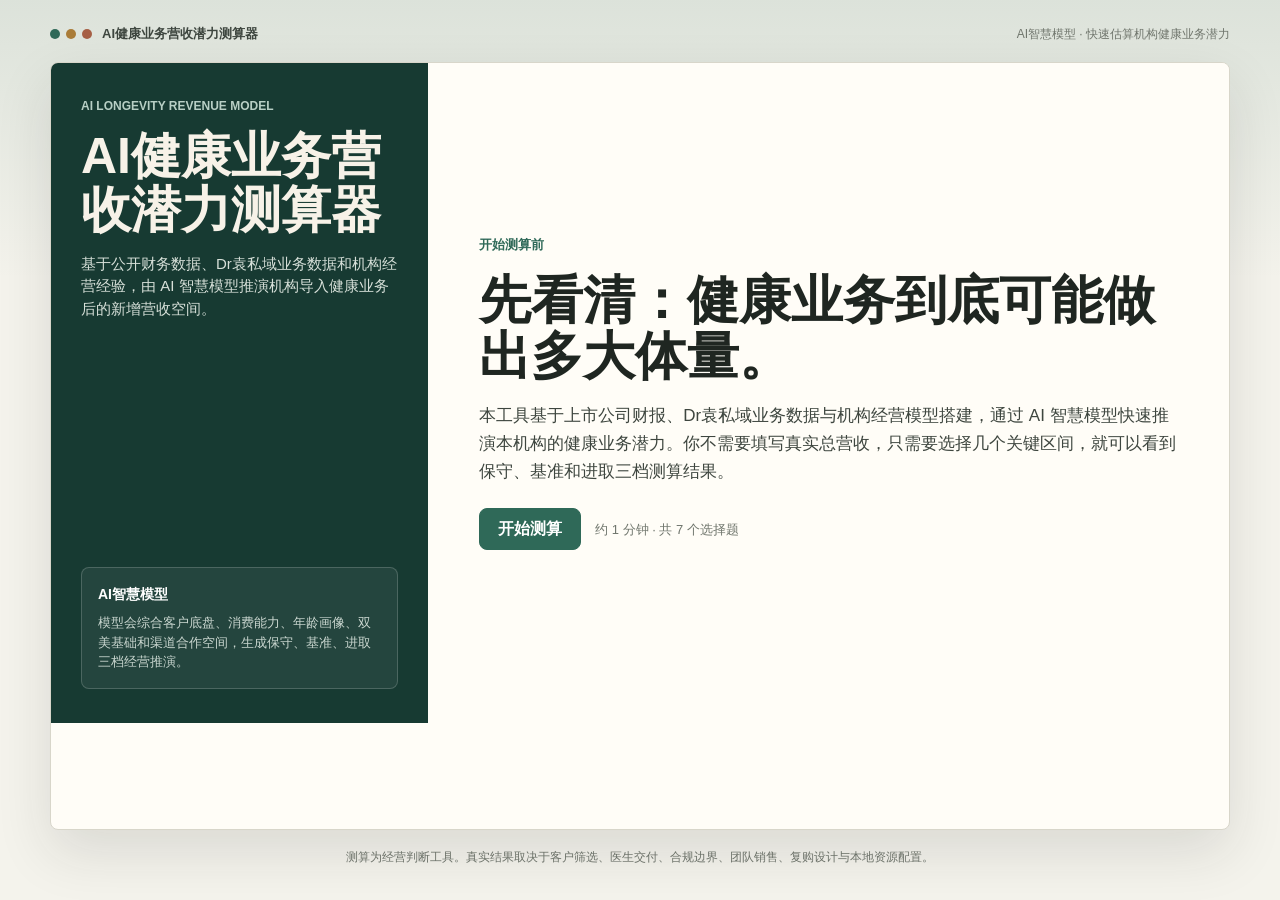
<file: tools/health-revenue/index.html>
<!doctype html>
<html lang="zh-CN">
<head>
  <meta charset="utf-8">
  <meta name="viewport" content="width=device-width, initial-scale=1">
  <title>AI健康业务营收潜力测算器 V3</title>
  <style>
    :root {
      --canvas: #f4f3ec;
      --paper: #fffdf7;
      --paper-strong: #ffffff;
      --ink: #1f2621;
      --ink-soft: #3e463f;
      --muted: #70766d;
      --line: #d8d6ca;
      --line-strong: #b9b49f;
      --moss: #2f6958;
      --moss-deep: #173a32;
      --moss-soft: #e3eee8;
      --brass: #aa7c38;
      --clay: #a65f45;
      --blue: #315d73;
      --shadow: 0 22px 55px rgba(30, 36, 31, 0.12);
      --radius: 8px;
    }

    * {
      box-sizing: border-box;
    }

    html {
      min-height: 100%;
      background: var(--canvas);
    }

    body {
      min-height: 100%;
      margin: 0;
      color: var(--ink);
      background:
        linear-gradient(180deg, rgba(47, 105, 88, 0.12) 0, rgba(47, 105, 88, 0) 280px),
        var(--canvas);
      font-family: -apple-system, BlinkMacSystemFont, "PingFang SC", "Microsoft YaHei", "Segoe UI", sans-serif;
      line-height: 1.5;
    }

    button {
      font: inherit;
    }

    .app {
      width: min(1180px, calc(100% - 32px));
      min-height: 100vh;
      margin: 0 auto;
      padding: 24px 0 34px;
      display: grid;
      grid-template-rows: auto 1fr auto;
      gap: 18px;
    }

    .topbar {
      display: flex;
      align-items: center;
      justify-content: space-between;
      gap: 16px;
      color: var(--ink-soft);
    }

    .mark {
      display: flex;
      align-items: center;
      gap: 10px;
      min-width: 0;
      font-size: 13px;
      font-weight: 800;
      letter-spacing: 0;
    }

    .mark::before {
      width: 10px;
      height: 10px;
      content: "";
      border-radius: 50%;
      background: var(--moss);
      box-shadow: 16px 0 0 var(--brass), 32px 0 0 var(--clay);
      flex: 0 0 auto;
      margin-right: 32px;
    }

    .top-note {
      color: var(--muted);
      font-size: 12px;
      text-align: right;
    }

    .stage {
      position: relative;
      overflow: hidden;
      border: 1px solid var(--line);
      border-radius: var(--radius);
      background: var(--paper);
      box-shadow: var(--shadow);
    }

    .stage-inner {
      min-height: 660px;
      display: grid;
      grid-template-columns: minmax(260px, 0.64fr) minmax(0, 1.36fr);
    }

    .side {
      padding: 34px 30px;
      display: flex;
      flex-direction: column;
      justify-content: space-between;
      gap: 28px;
      color: #f7f2e8;
      background: var(--moss-deep);
    }

    .eyebrow {
      margin: 0 0 14px;
      color: #b8cfc5;
      font-size: 12px;
      font-weight: 800;
      letter-spacing: 0;
    }

    h1 {
      margin: 0;
      max-width: 430px;
      font-size: clamp(30px, 4vw, 50px);
      line-height: 1.08;
      letter-spacing: 0;
    }

    .side-copy {
      max-width: 380px;
      margin: 16px 0 0;
      color: #d7e0d9;
      font-size: 15px;
    }

    .model-card {
      border: 1px solid rgba(255, 255, 255, 0.18);
      border-radius: var(--radius);
      padding: 16px;
      background: rgba(255, 255, 255, 0.06);
    }

    .model-card strong {
      display: block;
      margin-bottom: 8px;
      color: #ffffff;
      font-size: 14px;
    }

    .model-card p {
      margin: 0;
      color: #c9d6cf;
      font-size: 13px;
    }

    .question-area {
      padding: 34px clamp(22px, 4vw, 52px);
      background: var(--paper);
    }

    .flow-view {
      display: none;
    }

    .flow-view.active {
      display: block;
    }

    .intro-view {
      display: none;
      min-height: 592px;
      align-items: center;
    }

    .intro-view.active {
      display: flex;
    }

    .intro-panel {
      width: 100%;
      display: grid;
      gap: 18px;
    }

    .intro-kicker {
      color: var(--moss);
      font-size: 13px;
      font-weight: 950;
    }

    .intro-title {
      max-width: 760px;
      margin: 0;
      font-size: clamp(32px, 4.2vw, 52px);
      line-height: 1.08;
      letter-spacing: 0;
    }

    .intro-copy {
      max-width: 720px;
      margin: 0;
      color: var(--ink-soft);
      font-size: 17px;
      line-height: 1.65;
    }

    .intro-actions {
      display: flex;
      align-items: center;
      gap: 14px;
      margin-top: 4px;
    }

    .intro-note {
      color: var(--muted);
      font-size: 13px;
    }

    .wizard-view {
      display: none;
      min-height: 592px;
      grid-template-rows: auto 1fr auto;
      gap: 22px;
    }

    .wizard-view.active {
      display: grid;
    }

    .progress-row {
      display: grid;
      grid-template-columns: auto 1fr auto;
      align-items: center;
      gap: 12px;
      color: var(--muted);
      font-size: 12px;
      font-weight: 800;
    }

    .track {
      height: 6px;
      overflow: hidden;
      border-radius: 999px;
      background: #e4e1d5;
    }

    .fill {
      width: 0;
      height: 100%;
      border-radius: inherit;
      background: linear-gradient(90deg, var(--moss), var(--brass));
      transition: width 220ms ease;
    }

    .question {
      display: flex;
      flex-direction: column;
      justify-content: center;
      gap: 22px;
    }

    .question-kicker {
      color: var(--moss);
      font-size: 13px;
      font-weight: 900;
    }

    .question-title {
      max-width: 720px;
      margin: 0;
      font-size: clamp(25px, 3.6vw, 40px);
      line-height: 1.18;
      letter-spacing: 0;
    }

    .question-help {
      max-width: 640px;
      margin: 10px 0 0;
      color: var(--muted);
      font-size: 15px;
      line-height: 1.45;
    }

    .options {
      display: grid;
      grid-template-columns: repeat(2, minmax(0, 1fr));
      gap: 10px;
    }

    .options.compact {
      grid-template-columns: repeat(auto-fit, minmax(156px, 1fr));
    }

    .choice {
      min-height: 74px;
      padding: 15px 14px;
      border: 1px solid var(--line);
      border-radius: var(--radius);
      background: var(--paper-strong);
      color: var(--ink);
      cursor: pointer;
      text-align: left;
      overflow-wrap: anywhere;
      transition: border-color 150ms ease, background-color 150ms ease, transform 150ms ease, box-shadow 150ms ease;
    }

    .choice:hover {
      border-color: var(--moss);
      transform: translateY(-1px);
      box-shadow: 0 10px 22px rgba(31, 38, 33, 0.08);
    }

    .choice[aria-pressed="true"] {
      border-color: var(--moss);
      background: var(--moss-soft);
      box-shadow: inset 0 0 0 1px var(--moss);
    }

    .choice-title {
      display: block;
      color: var(--ink);
      font-size: 17px;
      font-weight: 900;
      line-height: 1.2;
    }

    .choice-meta {
      display: block;
      margin-top: 6px;
      color: var(--muted);
      font-size: 12px;
      line-height: 1.3;
    }

    .actions {
      display: flex;
      align-items: center;
      justify-content: space-between;
      gap: 12px;
      min-height: 44px;
    }

    .text-button,
    .primary-button {
      min-height: 42px;
      border-radius: var(--radius);
      cursor: pointer;
      font-weight: 900;
      letter-spacing: 0;
      transition: border-color 150ms ease, background-color 150ms ease, transform 150ms ease, opacity 150ms ease;
    }

    .text-button {
      padding: 0 4px;
      border: 0;
      background: transparent;
      color: var(--muted);
    }

    .text-button:hover {
      color: var(--ink);
    }

    .primary-button {
      padding: 0 18px;
      border: 1px solid var(--moss);
      background: var(--moss);
      color: #ffffff;
    }

    .primary-button:hover {
      transform: translateY(-1px);
      background: #255848;
    }

    .primary-button:disabled {
      cursor: default;
      opacity: 0.45;
      transform: none;
    }

    .result-view {
      display: none;
      padding: 34px clamp(18px, 4vw, 46px);
      background: var(--paper);
    }

    .result-view.active {
      display: block;
    }

    .report-head {
      display: grid;
      grid-template-columns: minmax(0, 1fr) minmax(220px, 300px);
      gap: 20px;
      align-items: stretch;
      padding-bottom: 22px;
      border-bottom: 1px solid var(--line);
    }

    .report-main {
      display: grid;
      align-content: space-between;
      gap: 22px;
    }

    .report-head h2 {
      margin: 0;
      max-width: 720px;
      font-size: clamp(30px, 4vw, 48px);
      line-height: 1.04;
      letter-spacing: 0;
    }

    .report-head p {
      max-width: 700px;
      margin: 12px 0 0;
      color: var(--muted);
      font-size: 14px;
    }

    .reset-button {
      min-height: 40px;
      padding: 0 14px;
      border: 1px solid var(--line-strong);
      border-radius: var(--radius);
      background: transparent;
      color: var(--ink);
      cursor: pointer;
      font-weight: 900;
    }

    .report-actions {
      display: grid;
      grid-template-columns: 1fr;
      gap: 8px;
    }

    .report-actions .download-button,
    .report-actions .reset-button {
      width: 100%;
      min-height: 48px;
      font-size: 15px;
    }

    .secondary-button,
    .download-button {
      min-height: 40px;
      display: inline-flex;
      align-items: center;
      justify-content: center;
      padding: 0 14px;
      border-radius: var(--radius);
      cursor: pointer;
      font-size: 13px;
      font-weight: 950;
      line-height: 1;
      text-decoration: none;
      transition: border-color 150ms ease, background-color 150ms ease, transform 150ms ease, opacity 150ms ease;
    }

    .download-button {
      border: 1px solid var(--moss);
      background: var(--moss);
      color: #ffffff;
    }

    .secondary-button {
      border: 1px solid var(--brass);
      background: #f4ecdc;
      color: #6e4b17;
    }

    .download-button:hover,
    .secondary-button:hover,
    .reset-button:hover {
      transform: translateY(-1px);
    }

    .download-button:disabled {
      cursor: default;
      opacity: 0.55;
      transform: none;
    }

    .lead-modal-backdrop {
      position: fixed;
      inset: 0;
      z-index: 20;
      display: none;
      align-items: center;
      justify-content: center;
      padding: 20px;
      background: rgba(23, 35, 31, 0.56);
    }

    .lead-modal-backdrop.active {
      display: flex;
    }

    .lead-modal {
      width: min(520px, 100%);
      padding: 24px;
      border: 1px solid var(--line);
      border-radius: var(--radius);
      background: var(--paper);
      box-shadow: var(--shadow);
    }

    .lead-modal-head {
      display: grid;
      grid-template-columns: minmax(0, 1fr) auto;
      gap: 16px;
      align-items: start;
    }

    .lead-modal h2 {
      margin: 0;
      color: var(--ink);
      font-size: 26px;
      line-height: 1.2;
      letter-spacing: 0;
    }

    .lead-modal p {
      margin: 10px 0 0;
      color: var(--muted);
      font-size: 14px;
      line-height: 1.55;
    }

    .modal-close {
      width: 36px;
      height: 36px;
      border: 1px solid var(--line);
      border-radius: var(--radius);
      background: transparent;
      color: var(--ink);
      cursor: pointer;
      font-size: 20px;
      line-height: 1;
    }

    .lead-form {
      display: grid;
      gap: 12px;
      margin-top: 20px;
    }

    .lead-form label {
      color: var(--ink-soft);
      font-size: 13px;
      font-weight: 900;
    }

    .lead-form input {
      width: 100%;
      min-height: 46px;
      padding: 0 14px;
      border: 1px solid var(--line-strong);
      border-radius: var(--radius);
      background: #fffdf7;
      color: var(--ink);
      font: inherit;
    }

    .lead-form input:focus {
      outline: 2px solid rgba(47, 105, 88, 0.22);
      border-color: var(--moss);
    }

    .lead-form-row {
      display: flex;
      align-items: center;
      gap: 10px;
      flex-wrap: wrap;
    }

    .lead-form-note {
      color: var(--muted);
      font-size: 12px;
      line-height: 1.45;
    }

    .lead-form-status {
      min-height: 20px;
      color: var(--clay);
      font-size: 13px;
      font-weight: 800;
    }

    .hero-metrics {
      display: grid;
      grid-template-columns: 1.1fr 1fr 1fr;
      gap: 12px;
      margin-top: 22px;
    }

    .hero-metric,
    .report-card,
    .scenario {
      border: 1px solid var(--line);
      border-radius: var(--radius);
      background: var(--paper-strong);
    }

    .hero-metric {
      min-height: 150px;
      padding: 18px;
    }

    .hero-metric.primary {
      color: #fffaf0;
      background: var(--moss-deep);
      border-color: var(--moss-deep);
    }

    .metric-label {
      color: inherit;
      opacity: 0.72;
      font-size: 12px;
      font-weight: 900;
    }

    .metric-value {
      margin-top: 12px;
      color: inherit;
      font-size: clamp(30px, 5vw, 54px);
      line-height: 1.08;
      font-weight: 950;
      letter-spacing: 0;
    }

    .metric-caption {
      margin-top: 10px;
      color: inherit;
      opacity: 0.68;
      font-size: 12px;
    }

    .report-grid {
      display: grid;
      grid-template-columns: minmax(0, 0.9fr) minmax(0, 1.1fr);
      gap: 12px;
      margin-top: 12px;
    }

    .report-card {
      padding: 18px;
    }

    .report-card h3 {
      margin: 0 0 14px;
      font-size: 18px;
      line-height: 1.2;
      letter-spacing: 0;
    }

    .facts {
      display: grid;
      grid-template-columns: repeat(2, minmax(0, 1fr));
      gap: 10px;
    }

    .fact {
      padding: 12px;
      border-radius: var(--radius);
      background: #f6f5ef;
    }

    .fact span {
      display: block;
      color: var(--muted);
      font-size: 12px;
      font-weight: 800;
    }

    .fact strong {
      display: block;
      margin-top: 5px;
      color: var(--ink);
      font-size: 20px;
      line-height: 1.1;
    }

    .scenarios {
      display: grid;
      grid-template-columns: repeat(3, minmax(0, 1fr));
      gap: 10px;
    }

    .scenario {
      display: block;
      min-height: 172px;
      padding: 14px;
    }

    .scenario-title {
      font-size: 14px;
      font-weight: 950;
    }

    .scenario-detail {
      margin-top: 4px;
      color: var(--muted);
      font-size: 12px;
    }

    .scenario-money {
      margin-top: 16px;
      color: var(--moss);
      font-size: 30px;
      line-height: 1;
      font-weight: 950;
      text-align: left;
    }

    .scenario-share {
      margin-top: 7px;
      color: var(--clay);
      font-size: 12px;
      font-weight: 900;
      text-align: left;
    }

    .judgement {
      margin-top: 22px;
      padding: 22px;
      border-radius: var(--radius);
      background: #1f2621;
      color: #fff8ea;
    }

    .judgement-label {
      margin: 0 0 10px;
      color: #b8cfc5;
      font-size: 12px;
      font-weight: 950;
    }

    .judgement h3 {
      margin: 0 0 10px;
      font-size: clamp(24px, 3.4vw, 38px);
      line-height: 1.2;
      letter-spacing: 0;
    }

    .judgement p {
      margin: 0;
      color: #ddd8c9;
      font-size: 15px;
      line-height: 1.55;
    }

    .judgement-metrics {
      display: grid;
      grid-template-columns: repeat(2, minmax(0, 1fr));
      gap: 10px;
      margin-top: 18px;
    }

    .judgement-metric {
      padding: 14px;
      border-radius: var(--radius);
      background: rgba(255, 255, 255, 0.08);
    }

    .judgement-metric span {
      display: block;
      color: #c9d6cf;
      font-size: 12px;
      font-weight: 900;
    }

    .judgement-metric strong {
      display: block;
      margin-top: 8px;
      color: #fffaf0;
      font-size: clamp(26px, 4vw, 42px);
      line-height: 1;
    }

    .scenario-card,
    .basis-card {
      margin-top: 12px;
    }

    .assessment-card {
      margin-top: 12px;
      padding: 20px;
      display: grid;
      grid-template-columns: minmax(0, 1fr) auto;
      gap: 18px;
      align-items: center;
      border: 1px solid rgba(47, 105, 88, 0.36);
      border-radius: var(--radius);
      background: var(--moss-soft);
    }

    .assessment-card h3 {
      margin: 0;
      font-size: 24px;
      line-height: 1.18;
      letter-spacing: 0;
    }

    .assessment-card p {
      max-width: 740px;
      margin: 9px 0 0;
      color: var(--ink-soft);
      font-size: 14px;
    }

    .assessment-button {
      min-height: 46px;
      display: inline-flex;
      align-items: center;
      justify-content: center;
      padding: 0 18px;
      border-radius: var(--radius);
      background: var(--moss);
      color: #ffffff;
      font-size: 14px;
      font-weight: 950;
      line-height: 1;
      text-decoration: none;
      white-space: nowrap;
    }

    .lead-card {
      margin-top: 12px;
      padding: 18px;
      display: grid;
      grid-template-columns: minmax(0, 1fr) 168px;
      gap: 18px;
      align-items: center;
      border: 1px solid var(--line);
      border-radius: var(--radius);
      background: #f8f4ea;
    }

    .report-contact-card {
      margin-top: 0;
      grid-template-columns: 1fr;
      align-content: start;
      gap: 14px;
      padding: 18px;
    }

    .report-contact-card h3 {
      font-size: 20px;
    }

    .report-contact-card p {
      font-size: 13px;
      line-height: 1.6;
    }

    .report-contact-card .wechat-slot {
      justify-items: start;
      text-align: left;
    }

    .lead-card h3 {
      margin: 0;
      font-size: 21px;
      line-height: 1.2;
      letter-spacing: 0;
    }

    .lead-card p {
      max-width: 720px;
      margin: 9px 0 0;
      color: var(--muted);
      font-size: 14px;
    }

    .lead-kicker {
      margin: 0 0 9px;
      color: var(--moss);
      font-size: 12px;
      font-weight: 950;
    }

    .wechat-slot {
      display: grid;
      justify-items: center;
      gap: 10px;
      color: var(--muted);
      font-size: 12px;
      font-weight: 900;
      text-align: center;
    }

    .qr-box {
      width: 150px;
      padding: 8px;
      display: grid;
      place-items: center;
      border: 1px solid var(--line);
      border-radius: var(--radius);
      background: #fff;
      box-shadow: 0 10px 24px rgba(33, 46, 40, 0.08);
    }

    .report-contact-card .qr-box {
      width: 124px;
      padding: 6px;
    }

    .report-contact-card .wechat-note {
      max-width: 190px;
    }

    .qr-box img {
      width: 100%;
      height: auto;
      display: block;
      border-radius: 6px;
    }

    .wechat-name {
      color: var(--ink);
      font-size: 13px;
    }

    .wechat-note {
      max-width: 180px;
      color: var(--muted);
      font-size: 11px;
      line-height: 1.45;
      font-weight: 800;
    }

    .formula {
      display: grid;
      gap: 8px;
      margin-top: 12px;
      padding: 14px;
      border-radius: var(--radius);
      background: #f1efe5;
      color: var(--ink-soft);
      font-size: 13px;
    }

    .capture-sandbox {
      position: fixed;
      left: -12000px;
      top: 0;
      width: 1080px;
      pointer-events: none;
      opacity: 0;
      z-index: -1;
    }

    .capture-export {
      width: 1080px;
      padding: 38px;
      border: 1px solid var(--line);
      border-radius: var(--radius);
      background: var(--paper);
    }

    .capture-export .hero-metrics {
      grid-template-columns: 1.1fr 1fr 1fr;
    }

    .capture-export .report-grid {
      grid-template-columns: minmax(0, 0.9fr) minmax(0, 1.1fr);
    }

    .capture-export .lead-card {
      grid-template-columns: minmax(0, 1fr) 180px;
    }

    .capture-export .report-head {
      grid-template-columns: minmax(0, 1fr) 300px;
    }

    .formula code {
      white-space: normal;
      font-family: ui-monospace, SFMono-Regular, Menlo, Consolas, monospace;
    }

    .footnote {
      margin: 0;
      color: var(--muted);
      font-size: 12px;
      text-align: center;
    }

    @media (max-width: 980px) {
      .stage-inner {
        grid-template-columns: 1fr;
      }

      .side {
        min-height: 280px;
      }

      .model-card {
        display: none;
      }

      .hero-metrics,
      .report-grid {
        grid-template-columns: 1fr;
      }
    }

    @media (max-width: 680px) {
      .app {
        width: min(100% - 20px, 1180px);
        padding-top: 14px;
      }

	      .topbar {
	        align-items: start;
	        grid-template-columns: 1fr;
	        display: grid;
	      }

      .top-note {
        text-align: left;
      }

      .side {
        padding: 24px 18px;
      }

      .question-area,
      .result-view {
        padding: 24px 16px;
      }

      .options,
      .options.compact,
      .judgement-metrics,
      .facts {
        grid-template-columns: 1fr;
      }

      .intro-view,
      .wizard-view {
        min-height: auto;
      }

      .intro-title {
        font-size: clamp(30px, 7vw, 42px);
      }

      .intro-copy {
        font-size: 15px;
      }

      .choice {
        min-height: 66px;
      }

      .question {
        gap: 18px;
      }

      .question-title {
        font-size: clamp(24px, 6.2vw, 34px);
        line-height: 1.18;
      }

      .question-help {
        margin-top: 8px;
        font-size: 14px;
      }

      .scenarios,
      .scenario {
        grid-template-columns: 1fr;
      }

      .scenario {
        min-height: auto;
      }

	      .assessment-card {
	        grid-template-columns: 1fr;
	      }

      .assessment-button {
        width: 100%;
      }

      .report-actions {
        justify-content: flex-start;
      }

      .secondary-button,
      .download-button,
      .reset-button {
        width: 100%;
      }

      .lead-card {
        grid-template-columns: 1fr;
      }
    }

    @media (max-width: 560px) {
      .report-head {
        grid-template-columns: 1fr;
      }

      .report-contact-card .wechat-slot {
        justify-items: center;
        text-align: center;
      }

      .report-contact-card .wechat-note {
        max-width: 220px;
      }
    }
  </style>
</head>
<body>
  <main class="app">
    <header class="topbar">
      <div class="mark">AI健康业务营收潜力测算器</div>
      <div class="top-note">AI智慧模型 · 快速估算机构健康业务潜力</div>
    </header>

    <section class="stage" aria-label="健康业务营收潜力测算器">
      <div class="stage-inner">
        <aside class="side">
          <div>
            <p class="eyebrow">AI LONGEVITY REVENUE MODEL</p>
            <h1>AI健康业务营收潜力测算器</h1>
            <p class="side-copy">基于公开财务数据、Dr袁私域业务数据和机构经营经验，由 AI 智慧模型推演机构导入健康业务后的新增营收空间。</p>
          </div>
          <div class="model-card">
            <strong>AI智慧模型</strong>
            <p>模型会综合客户底盘、消费能力、年龄画像、双美基础和渠道合作空间，生成保守、基准、进取三档经营推演。</p>
          </div>
        </aside>

        <section class="question-area flow-view active" id="flowView">
          <div class="intro-view active" id="introView">
            <div class="intro-panel">
              <div class="intro-kicker">开始测算前</div>
              <h2 class="intro-title">先看清：健康业务到底可能做出多大体量。</h2>
              <p class="intro-copy">本工具基于上市公司财报、Dr袁私域业务数据与机构经营模型搭建，通过 AI 智慧模型快速推演本机构的健康业务潜力。你不需要填写真实总营收，只需要选择几个关键区间，就可以看到保守、基准和进取三档测算结果。</p>
              <div class="intro-actions">
                <button type="button" class="primary-button" id="startButton">开始测算</button>
                <span class="intro-note">约 1 分钟 · 共 7 个选择题</span>
              </div>
            </div>
          </div>

          <div class="wizard-view" id="wizardView">
          <div class="progress-row">
            <span id="stepLabel">第 1 / 6 题</span>
            <div class="track" aria-hidden="true"><div class="fill" id="progressFill"></div></div>
            <span id="stepShort">门店</span>
          </div>

          <div class="question" aria-live="polite">
            <div>
              <div class="question-kicker" id="questionKicker">经营规模</div>
              <h2 class="question-title" id="questionTitle">目前正在经营的门店规模更接近哪一档？</h2>
              <p class="question-help" id="questionHelp">门店数用区间中位数估算，不需要填写精确数量。</p>
            </div>
            <div class="options" id="options"></div>
          </div>

          <div class="actions">
            <button type="button" class="text-button" id="backButton">上一步</button>
            <button type="button" class="primary-button" id="nextButton" disabled>下一题</button>
          </div>
          </div>
        </section>

        <section class="result-view" id="resultView" aria-label="测算结果">
          <div id="reportCapture">
	          <div class="report-head">
	            <div class="report-main">
	              <div>
	                <p class="eyebrow" style="color: var(--moss); margin-bottom: 10px;">BUSINESS POTENTIAL REPORT</p>
	                <h2>健康业务营收潜力测算结果</h2>
	                <p>这份结果先回答老板最关心的问题：在当前客户底盘上，这个新业务一年大概能做出多大体量。</p>
	              </div>
	              <div class="report-actions" data-capture-exclude>
	                <button type="button" class="download-button" id="reportLeadButton">获取完整报告</button>
	                <button type="button" class="reset-button" id="resetButton">重新测算</button>
	              </div>
	            </div>

	            <div class="lead-card report-contact-card">
	              <div>
	                <div class="lead-kicker">完整评估</div>
	                <h3>想进一步判断怎么落地，可以继续沟通</h3>
	                <p>如果要判断适不适合自建、从哪里试点、需要哪些品项和团队动作，可以扫码添加李博士微信。</p>
	              </div>
	              <div class="wechat-slot">
	                <div class="qr-box">
	                  <img src="../../assets/lee-wechat-qr.jpg" alt="李博士微信二维码">
	                </div>
	                <span class="wechat-name">李博士微信</span>
	                <span class="wechat-note">添加后发送测算手机号，用于匹配完整报告。</span>
	              </div>
	            </div>
	          </div>

          <div class="judgement">
            <div class="judgement-label">初步结论</div>
            <h3 id="judgementTitle">这是一个值得认真验证的新业务板块</h3>
            <p id="judgementText">先用小范围客户筛选、健康评估和轻量项目跑通闭环，再决定是否进入诊所化和系统化投入。</p>
            <div class="judgement-metrics">
              <div class="judgement-metric">
                <span>基准本地诊所年业绩</span>
                <strong id="midLocal">0万</strong>
              </div>
              <div class="judgement-metric">
                <span>含渠道合作总盘</span>
                <strong id="channelTotal">0万</strong>
              </div>
            </div>
          </div>

          <div class="report-card scenario-card">
            <h3>三档经营情境预测</h3>
            <div class="scenarios">
              <div class="scenario">
                <div class="scenario-title">保守情境</div>
                <div class="scenario-detail" id="lowDetail">年客单价3万 · 渗透率0%</div>
                <div class="scenario-money" id="lowLocal">0万</div>
                <div class="scenario-share" id="lowShare">占当前营收0%</div>
              </div>
              <div class="scenario">
                <div class="scenario-title">基准情境</div>
                <div class="scenario-detail" id="midDetail">年客单价4万 · 渗透率0%</div>
                <div class="scenario-money" id="midLocalSmall">0万</div>
                <div class="scenario-share" id="midShareSmall">占当前营收0%</div>
              </div>
              <div class="scenario">
                <div class="scenario-title">进取情境</div>
                <div class="scenario-detail" id="highDetail">年客单价5万 · 渗透率0%</div>
                <div class="scenario-money" id="highLocal">0万</div>
                <div class="scenario-share" id="highShare">占当前营收0%</div>
              </div>
            </div>
          </div>

          <div class="assessment-card">
            <div>
              <div class="lead-kicker">NEXT STEP</div>
              <h3>继续做业务搭建潜力评估</h3>
              <p>营收潜力只是第一步。下一步用 10 道题判断：机构更适合自己搭建、先小范围试点，还是需要老师介入做产品、交付和组织设计。</p>
            </div>
            <a class="assessment-button" href="./assessment.html">进入专项评估</a>
          </div>

	          <div class="report-card basis-card">
	            <h3>为什么得出这个结果</h3>
	            <div class="facts">
	              <div class="fact"><span>当前年营收估算</span><strong id="currentRevenue">0万</strong></div>
              <div class="fact"><span>活跃客户底盘</span><strong id="customerBase">0人</strong></div>
              <div class="fact"><span>高潜客户池</span><strong id="targetPool">0人</strong></div>
              <div class="fact"><span>客户池内渗透率</span><strong id="basePenetration">0%</strong></div>
            </div>

            <div class="formula">
              <code id="formulaLine">本地诊所基准业绩 = 0 × 0% × 0% × 4万 = 0万</code>
              <code id="channelLine">含渠道合作总盘 = 本地诊所业绩 × 1 = 0万</code>
            </div>
          </div>

	          </div>
        </section>
      </div>
    </section>

    <p class="footnote">测算为经营判断工具。真实结果取决于客户筛选、医生交付、合规边界、团队销售、复购设计与本地资源配置。</p>
  </main>

  <div class="lead-modal-backdrop" id="leadModal" role="dialog" aria-modal="true" aria-labelledby="leadModalTitle">
    <div class="lead-modal">
      <div class="lead-modal-head">
        <div>
          <div class="lead-kicker">完整报告</div>
          <h2 id="leadModalTitle">留下手机号，获取完整评估报告</h2>
          <p>我们会结合你的测算结果，进入后续完整评估流程。提交后会记录手机号、答题内容和测算结果，用于发送完整报告与后续沟通。</p>
        </div>
        <button type="button" class="modal-close" id="leadModalClose" aria-label="关闭">×</button>
      </div>

      <form class="lead-form" id="leadForm">
        <label for="leadPhone">手机号</label>
        <input id="leadPhone" name="phone" type="tel" inputmode="tel" autocomplete="tel" placeholder="请输入手机号" required>
        <div class="lead-form-row">
          <button type="submit" class="primary-button">提交并获取完整报告</button>
          <span class="lead-form-note">手机号仅用于报告发送与业务沟通。</span>
        </div>
        <div class="lead-form-status" id="leadFormStatus" aria-live="polite"></div>
      </form>
    </div>
  </div>

  <script>
    const questions = [
      {
        key: "stores",
        short: "门店",
        kicker: "经营规模",
        title: "目前正在经营的门店规模更接近哪一档？",
        help: "门店数用区间中位数估算，不需要填写精确数量。",
        compact: true,
        options: [
          { label: "1家", meta: "单店模型", value: 1 },
          { label: "2-3家", meta: "小连锁", value: 2.5 },
          { label: "4-5家", meta: "区域连锁", value: 4.5 },
          { label: "6-9家", meta: "成熟连锁", value: 7.5 },
          { label: "10-14家", meta: "集团起步", value: 12 },
          { label: "15-19家", meta: "区域集团", value: 17 },
          { label: "20-29家", meta: "多城布局", value: 25 },
          { label: "30-39家", meta: "集团化运营", value: 35 },
          { label: "40-49家", meta: "规模集团", value: 45 },
          { label: "50家以上", meta: "大型集团", value: 60 }
        ]
      },
      {
        key: "storeType",
        short: "类型",
        kicker: "业态类型",
        title: "你的主营门店类型更接近哪一种？",
        help: "不同业态的客户关系、信任基础和健康需求不同，会影响健康业务渗透率。",
        compact: true,
        options: [
          { label: "传统生活美容", meta: "老客信任强，健康转化空间高", factor: 1 },
          { label: "综合美业集团", meta: "业务承接面广，健康业务基础较好", factor: 0.95 },
          { label: "皮肤管理", meta: "年轻客群较多，健康需求需要培养", factor: 0.85 },
          { label: "产康月子中心", meta: "健康需求明确，但客户周期相对集中", factor: 0.85 },
          { label: "其他服务行业", meta: "健康业务基础不确定，适合先验证", factor: 0.75 },
          { label: "直客医美", meta: "项目心智偏强，健康转化难度更高", factor: 0.65 }
        ]
      },
      {
        key: "active",
        short: "活跃顾客",
        kicker: "客户底盘",
        title: "单店近3个月活跃顾客数大概在哪个区间？",
        help: "这里看的是近三个月至少到店一次的顾客，不是会员总数。",
        compact: true,
        options: [
          { label: "50人以下", meta: "客户底盘偏薄", value: 40 },
          { label: "50-100人", meta: "偏弱门店", value: 75 },
          { label: "100-200人", meta: "一般门店", value: 150 },
          { label: "200-300人", meta: "稳定门店", value: 250 },
          { label: "300-500人", meta: "优质门店", value: 400 },
          { label: "500人以上", meta: "强客流门店", value: 600 }
        ]
      },
      {
        key: "spend",
        short: "年消费",
        kicker: "消费能力",
        title: "单个顾客目前平均年消费更接近哪一档？",
        help: "按所有业务合计估算，避免直接填写机构真实总营收。",
        compact: true,
        options: [
          { label: "5000元以下", meta: "基础消费", value: 4000 },
          { label: "5000-1万元", meta: "一般消费", value: 7500 },
          { label: "1万-1.5万元", meta: "稳定客单", value: 12500 },
          { label: "1.5万-2万元", meta: "高客单基础", value: 17500 },
          { label: "2万-3万元", meta: "高消费门店", value: 25000 },
          { label: "3万元以上", meta: "强高客", value: 35000 }
        ]
      },
      {
        key: "age",
        short: "年龄",
        kicker: "客户画像",
        title: "主力顾客年龄结构更接近哪一种？",
        help: "年龄结构会影响大健康业务的高潜客户池比例和渗透率。",
        compact: false,
        options: [
          { label: "35岁以下为主", meta: "健康意识在培养期", pool: 0.22, modifier: -0.03 },
          { label: "35-44岁为主", meta: "开始关注抗衰与慢病风险", pool: 0.35, modifier: 0 },
          { label: "45-54岁为主", meta: "更容易进入健康管理需求", pool: 0.5, modifier: 0.03 },
          { label: "55岁以上较多", meta: "健康支付动机更强", pool: 0.62, modifier: 0.05 },
          { label: "年龄结构较均衡", meta: "按混合型客户池测算", pool: 0.42, modifier: 0.015 }
        ]
      },
      {
        key: "dual",
        short: "双美基础",
        kicker: "组织经验",
        title: "双美 / 医美业务大概占集团业务的多少？",
        help: "这不是问总营收，而是看团队是否有承接二元业务和高客单转化的经验。",
        compact: false,
        options: [
          { label: "5%以内", meta: "几乎没跑过", value: -0.04 },
          { label: "5%-10%", meta: "刚开始有基础", value: -0.02 },
          { label: "10%-20%", meta: "已有一定经验", value: 0 },
          { label: "20%-35%", meta: "承接能力较成熟", value: 0.03 },
          { label: "35%以上", meta: "高客单组织能力强", value: 0.05 }
        ]
      },
      {
        key: "channel",
        short: "渠道",
        kicker: "放大空间",
        title: "这次结果是否纳入外部渠道合作空间？",
        help: "本地诊所是基本盘；如果未来能做渠道合作，整体业务盘子会被放大。",
        compact: false,
        options: [
          { label: "暂不纳入", meta: "只看本地诊所业绩", multiplier: 1 },
          { label: "保守纳入", meta: "按本地诊所的0.5倍放大", multiplier: 1.5 },
          { label: "按1:1纳入", meta: "本地诊所与渠道合作各一半", multiplier: 2 }
        ]
      }
    ];

    const state = {};
    let step = 0;
    const yuan = new Intl.NumberFormat("zh-CN", { maximumFractionDigits: 1 });

    const flowView = document.getElementById("flowView");
    const introView = document.getElementById("introView");
    const wizardView = document.getElementById("wizardView");
    const resultView = document.getElementById("resultView");
    const optionsEl = document.getElementById("options");
    const nextButton = document.getElementById("nextButton");
    const backButton = document.getElementById("backButton");
    const reportLeadButton = document.getElementById("reportLeadButton");
    const leadModal = document.getElementById("leadModal");
    const leadModalClose = document.getElementById("leadModalClose");
    const leadForm = document.getElementById("leadForm");
    const leadPhone = document.getElementById("leadPhone");
    const leadFormStatus = document.getElementById("leadFormStatus");
    let pendingAdvance = null;
    let latestResult = null;

    function clamp(value, min, max) {
      return Math.min(max, Math.max(min, value));
    }

    function money(value) {
      if (value >= 100000000) return `${yuan.format(value / 100000000)}亿`;
      if (value >= 10000) return `${yuan.format(value / 10000)}万`;
      return `${yuan.format(value)}元`;
    }

    function pct(value) {
      return `${(value * 100).toFixed(1)}%`;
    }

    function renderStep() {
      const question = questions[step];
      const selected = state[question.key];
      document.getElementById("stepLabel").textContent = `第 ${step + 1} / ${questions.length} 题`;
      document.getElementById("stepShort").textContent = question.short;
      document.getElementById("questionKicker").textContent = question.kicker;
      document.getElementById("questionTitle").textContent = question.title;
      document.getElementById("questionHelp").textContent = question.help;
      document.getElementById("progressFill").style.width = `${(step / questions.length) * 100}%`;
      optionsEl.className = question.compact ? "options compact" : "options";
      optionsEl.innerHTML = "";

      question.options.forEach((option, index) => {
        const button = document.createElement("button");
        button.type = "button";
        button.className = "choice";
        button.setAttribute("aria-pressed", selected === index ? "true" : "false");
        button.innerHTML = `<span class="choice-title">${option.label}</span><span class="choice-meta">${option.meta}</span>`;
        button.addEventListener("click", () => {
          state[question.key] = index;
          nextButton.disabled = false;
          renderStep();
          if (pendingAdvance) window.clearTimeout(pendingAdvance);
          pendingAdvance = window.setTimeout(() => advance(), 140);
        });
        optionsEl.appendChild(button);
      });

      backButton.style.visibility = step === 0 ? "hidden" : "visible";
      nextButton.disabled = selected === undefined;
      nextButton.textContent = step === questions.length - 1 ? "查看结果" : "下一题";
    }

    function advance() {
      if (pendingAdvance) {
        window.clearTimeout(pendingAdvance);
        pendingAdvance = null;
      }
      if (state[questions[step].key] === undefined) return;
      if (step < questions.length - 1) {
        step += 1;
        renderStep();
        return;
      }
      showResult();
    }

    function getOption(key) {
      const question = questions.find(item => item.key === key);
      return question.options[state[key]];
    }

    function calculate() {
      const stores = getOption("stores").value;
      const active = getOption("active").value;
      const spend = getOption("spend").value;
      const age = getOption("age");
      const storeType = getOption("storeType").factor;
      const dual = getOption("dual").value;
      const channel = getOption("channel").multiplier;

      const customerBase = Math.round(stores * active);
      const currentRevenue = customerBase * spend;
      const targetPool = Math.round(customerBase * age.pool);
      const basePen = clamp((0.15 + age.modifier + dual) * storeType, 0.04, 0.25);
      const lowPen = clamp(basePen - 0.05, 0.04, 0.20);
      const highPen = clamp(basePen + 0.05, 0.10, 0.33);

      const lowLocal = targetPool * lowPen * 30000;
      const midLocal = targetPool * basePen * 40000;
      const highLocal = targetPool * highPen * 50000;
      const lowShare = currentRevenue ? lowLocal / currentRevenue : 0;
      const midShare = currentRevenue ? midLocal / currentRevenue : 0;
      const highShare = currentRevenue ? highLocal / currentRevenue : 0;

      return {
        stores,
        active,
        spend,
        channel,
        customerBase,
        currentRevenue,
        targetPool,
        basePen,
        lowPen,
        highPen,
        lowLocal,
        midLocal,
        highLocal,
        lowShare,
        midShare,
        highShare,
        channelTotal: midLocal * channel
      };
    }

    function judgement(result) {
      if (result.midShare < 0.08) {
        return {
          title: "先以合作渠道为主，验证业务可能性",
          text: "这类盘子暂时不适合一上来重投入自建。建议先借助成熟合作渠道，用老客筛选、健康评估和小范围转化验证客户是否愿意为健康结果付费。"
        };
      }
      if (result.midShare < 0.15) {
        return {
          title: "这是一个值得认真经营的新业务板块",
          text: "基准测算已经接近或超过10%的业务占比。建议先用30-90天跑通客户筛选、评估、体验、转疗程和复购路径。"
        };
      }
      if (result.customerBase >= 1000 || result.midLocal >= 3000000) {
        return {
          title: "具备系统化规划价值，但要先设计交付能力",
          text: "盘子已经足够大。下一步重点不是再找项目，而是明确本地诊所、医生资源、员工激励、合规表达和渠道合作的分工。"
        };
      }
      return {
        title: "潜力较高，但要防止测算乐观",
        text: "占比看起来不错，说明客户年消费或渗透率假设偏强。建议先用一批老客打样，确认真实付费和复购，再放大投入。"
      };
    }

    function showResult() {
      const result = calculate();
      latestResult = result;
      const call = judgement(result);
      flowView.classList.remove("active");
      resultView.classList.add("active");
      document.getElementById("progressFill").style.width = "100%";

      document.getElementById("midLocal").textContent = money(result.midLocal);
      document.getElementById("midLocalSmall").textContent = money(result.midLocal);
      document.getElementById("currentRevenue").textContent = money(result.currentRevenue);
      document.getElementById("channelTotal").textContent = money(result.channelTotal);
      document.getElementById("customerBase").textContent = `${yuan.format(result.customerBase)}人`;
      document.getElementById("targetPool").textContent = `${yuan.format(result.targetPool)}人`;
      document.getElementById("basePenetration").textContent = pct(result.basePen);

      document.getElementById("lowDetail").textContent = `年客单价3万 · 渗透率${pct(result.lowPen)}`;
      document.getElementById("midDetail").textContent = `年客单价4万 · 渗透率${pct(result.basePen)}`;
      document.getElementById("highDetail").textContent = `年客单价5万 · 渗透率${pct(result.highPen)}`;
      document.getElementById("lowLocal").textContent = money(result.lowLocal);
      document.getElementById("highLocal").textContent = money(result.highLocal);
      document.getElementById("lowShare").textContent = `占当前营收${pct(result.lowShare)}`;
      document.getElementById("midShareSmall").textContent = `占当前营收${pct(result.midShare)}`;
      document.getElementById("highShare").textContent = `占当前营收${pct(result.highShare)}`;

      document.getElementById("formulaLine").textContent =
        `本地诊所基准业绩 = ${yuan.format(result.customerBase)} × ${pct(result.targetPool / result.customerBase)} × ${pct(result.basePen)} × 4万 = ${money(result.midLocal)}`;
      document.getElementById("channelLine").textContent =
        `含渠道合作总盘 = 本地诊所业绩 × ${result.channel} = ${money(result.channelTotal)}`;
      document.getElementById("judgementTitle").textContent = call.title;
      document.getElementById("judgementText").textContent = call.text;
    }

    function roundedRect(context, x, y, width, height, radius) {
      const r = Math.min(radius, width / 2, height / 2);
      context.beginPath();
      context.moveTo(x + r, y);
      context.lineTo(x + width - r, y);
      context.quadraticCurveTo(x + width, y, x + width, y + r);
      context.lineTo(x + width, y + height - r);
      context.quadraticCurveTo(x + width, y + height, x + width - r, y + height);
      context.lineTo(x + r, y + height);
      context.quadraticCurveTo(x, y + height, x, y + height - r);
      context.lineTo(x, y + r);
      context.quadraticCurveTo(x, y, x + r, y);
      context.closePath();
    }

    function drawCard(context, x, y, width, height, fill, stroke = "#d8d6ca") {
      roundedRect(context, x, y, width, height, 10);
      context.fillStyle = fill;
      context.fill();
      context.strokeStyle = stroke;
      context.lineWidth = 1;
      context.stroke();
    }

    function drawWrappedText(context, text, x, y, maxWidth, lineHeight, maxLines = 3) {
      const chars = [...text];
      const lines = [];
      let line = "";
      chars.forEach(char => {
        const testLine = line + char;
        if (context.measureText(testLine).width > maxWidth && line) {
          lines.push(line);
          line = char;
        } else {
          line = testLine;
        }
      });
      if (line) lines.push(line);
      const visibleLines = lines.slice(0, maxLines);
      if (lines.length > maxLines) {
        let last = visibleLines[visibleLines.length - 1];
        while (context.measureText(`${last}...`).width > maxWidth && last.length > 1) {
          last = last.slice(0, -1);
        }
        visibleLines[visibleLines.length - 1] = `${last}...`;
      }
      visibleLines.forEach((item, index) => context.fillText(item, x, y + index * lineHeight));
      return y + visibleLines.length * lineHeight;
    }

    function drawMetric(context, x, y, width, height, label, value, caption, dark = false) {
      drawCard(context, x, y, width, height, dark ? "#173a32" : "#fffdf7", dark ? "#173a32" : "#d8d6ca");
      context.fillStyle = dark ? "rgba(255, 250, 240, 0.72)" : "#70766d";
      context.font = "800 24px -apple-system, BlinkMacSystemFont, 'PingFang SC', sans-serif";
      context.fillText(label, x + 22, y + 22);
      context.fillStyle = dark ? "#fffaf0" : "#1f2621";
      context.font = "950 58px -apple-system, BlinkMacSystemFont, 'PingFang SC', sans-serif";
      context.fillText(value, x + 22, y + 62);
      context.fillStyle = dark ? "rgba(255, 250, 240, 0.68)" : "#70766d";
      context.font = "500 22px -apple-system, BlinkMacSystemFont, 'PingFang SC', sans-serif";
      drawWrappedText(context, caption, x + 22, y + 126, width - 44, 28, 2);
    }

    function drawScenario(context, x, y, width, title, detail, value, share) {
      drawCard(context, x, y, width, 112, "#fffdf7");
      context.fillStyle = "#1f2621";
      context.font = "950 25px -apple-system, BlinkMacSystemFont, 'PingFang SC', sans-serif";
      context.fillText(title, x + 20, y + 18);
      context.fillStyle = "#70766d";
      context.font = "500 18px -apple-system, BlinkMacSystemFont, 'PingFang SC', sans-serif";
      drawWrappedText(context, detail, x + 20, y + 55, width - 190, 24, 2);
      context.fillStyle = "#2f6958";
      context.font = "950 32px -apple-system, BlinkMacSystemFont, 'PingFang SC', sans-serif";
      context.textAlign = "right";
      context.fillText(value, x + width - 20, y + 19);
      context.fillStyle = "#a65f45";
      context.font = "900 18px -apple-system, BlinkMacSystemFont, 'PingFang SC', sans-serif";
      context.fillText(share, x + width - 20, y + 64);
      context.textAlign = "left";
    }

    function selectedAnswers() {
      return Object.fromEntries(questions.map(question => [
        question.key,
        question.options[state[question.key]]?.label || ""
      ]));
    }

    function buildLeadPayload(phone) {
      const result = latestResult || calculate();
      const call = judgement(result);
      return {
        phone,
        submittedAt: new Date().toISOString(),
        sourcePath: window.location.pathname,
        answers: selectedAnswers(),
        result: {
          judgement: call.title,
          judgementText: call.text,
          currentRevenue: result.currentRevenue,
          customerBase: result.customerBase,
          targetPool: result.targetPool,
          basePenetration: result.basePen,
          localRevenueMid: result.midLocal,
          localRevenueLow: result.lowLocal,
          localRevenueHigh: result.highLocal,
          channelTotal: result.channelTotal,
          midShare: result.midShare
        }
      };
    }

    function openLeadModal() {
      leadFormStatus.textContent = "";
      leadModal.classList.add("active");
      window.setTimeout(() => leadPhone.focus(), 80);
    }

    function closeLeadModal() {
      leadModal.classList.remove("active");
    }

    async function submitLeadRequest(event) {
      event.preventDefault();
      const phone = leadPhone.value.trim().replace(/\s+/g, "");
      if (!/^1\d{10}$/.test(phone)) {
        leadFormStatus.textContent = "请填写有效的11位手机号。";
        return;
      }

      const payload = buildLeadPayload(phone);
      window.__lastHealthRevenueLead = payload;
      try {
        window.localStorage?.setItem("lastHealthRevenueLead", JSON.stringify(payload));
      } catch (error) {
        console.info("Local preview storage is unavailable; lead payload kept in memory.");
      }

      const submitButton = leadForm.querySelector("button[type='submit']");
      submitButton.disabled = true;
      leadFormStatus.textContent = "正在提交测算结果...";

      try {
        const response = await fetch("/api/leads", {
          method: "POST",
          headers: { "content-type": "application/json" },
          body: JSON.stringify(payload)
        });
        const data = await response.json().catch(() => ({}));
        if (!response.ok || !data.ok) {
          throw new Error(data.message || "提交失败，请稍后再试。");
        }

        leadForm.dataset.payloadReady = "true";
        leadForm.dataset.leadPhone = phone;
        leadFormStatus.textContent = data.emailSent
          ? "已提交，完整报告提醒已发送给团队。"
          : "已提交，我们会尽快发送完整评估报告。";
      } catch (error) {
        const isLocalPreview = window.location.hostname === "127.0.0.1" || window.location.hostname === "localhost";
        leadFormStatus.textContent = isLocalPreview
          ? "当前是本地预览，部署到 Cloudflare 后会自动写入后台表格。"
          : (error.message || "提交失败，请稍后再试。");
        console.error("Lead submit failed", error);
      } finally {
        submitButton.disabled = false;
      }
    }

    nextButton.addEventListener("click", advance);
    reportLeadButton.addEventListener("click", openLeadModal);
    leadModalClose.addEventListener("click", closeLeadModal);
    leadModal.addEventListener("click", event => {
      if (event.target === leadModal) closeLeadModal();
    });
    leadForm.addEventListener("submit", submitLeadRequest);
    document.getElementById("startButton").addEventListener("click", () => {
      introView.classList.remove("active");
      wizardView.classList.add("active");
      renderStep();
    });
    backButton.addEventListener("click", () => {
      if (step === 0) return;
      step -= 1;
      renderStep();
    });

    document.getElementById("resetButton").addEventListener("click", () => {
      step = 0;
      Object.keys(state).forEach(key => delete state[key]);
      resultView.classList.remove("active");
      flowView.classList.add("active");
      wizardView.classList.remove("active");
      introView.classList.add("active");
      renderStep();
    });

    renderStep();
  </script>
</body>
</html>
</file>
<file: style.css>
/* ============================================================
   Dr. Yuan — personal site
   克制 · 高级 · 简洁：墨黑 + 暖纸白 + 一点金
   ============================================================ */

:root {
  --paper: #f7f5f1;
  --paper-deep: #efece6;
  --ink: #1b1a18;
  --ink-soft: rgba(27, 26, 24, 0.62);
  --ink-faint: rgba(27, 26, 24, 0.38);
  --hairline: rgba(27, 26, 24, 0.14);
  --gold: #a8854b;
  --pine: #27393a;
  --max: 1060px;
  --side: clamp(20px, 5vw, 64px);
  --serif: "Noto Serif SC", "Songti SC", "STSong", "SimSun", serif;
  --sans: -apple-system, BlinkMacSystemFont, "PingFang SC", "Hiragino Sans GB", "Microsoft YaHei", sans-serif;
}

* { box-sizing: border-box; }
html { scroll-behavior: smooth; }

body {
  margin: 0;
  background: var(--paper);
  color: var(--ink);
  font-family: var(--sans);
  line-height: 1.7;
  -webkit-font-smoothing: antialiased;
  text-rendering: optimizeLegibility;
}

img { display: block; max-width: 100%; }
a { color: inherit; text-decoration: none; }
h1, h2, h3, blockquote { font-family: var(--serif); font-weight: 600; margin: 0; }

/* ---------- 滚动浮现（克制；无 JS 时不隐藏内容） ---------- */
.js .reveal {
  opacity: 0;
  transform: translateY(18px);
  transition: opacity 0.7s ease, transform 0.7s ease;
}
.js .reveal.in { opacity: 1; transform: none; }
@media (prefers-reduced-motion: reduce) {
  .js .reveal { opacity: 1; transform: none; transition: none; }
}

a:focus-visible {
  outline: 2px solid var(--gold);
  outline-offset: 3px;
}

/* ---------- 导航 ---------- */
.nav {
  position: sticky;
  top: 0;
  z-index: 20;
  display: flex;
  justify-content: space-between;
  align-items: center;
  gap: 24px;
  padding: 18px var(--side);
  background: rgba(247, 245, 241, 0.88);
  backdrop-filter: blur(10px);
  -webkit-backdrop-filter: blur(10px);
  border-bottom: 1px solid var(--hairline);
}
.nav-name {
  font-family: var(--serif);
  font-size: 17px;
  font-weight: 700;
  letter-spacing: 0.04em;
}
.nav-name span {
  font-family: var(--sans);
  font-size: 12px;
  font-weight: 400;
  color: var(--ink-faint);
  letter-spacing: 0.14em;
  margin-left: 8px;
}
.nav-links { display: flex; gap: clamp(16px, 3vw, 36px); }
.nav-links a {
  font-size: 14px;
  color: var(--ink-soft);
  letter-spacing: 0.06em;
  transition: color 0.2s;
}
.nav-links a:hover { color: var(--ink); }

/* ---------- Hero ---------- */
.hero {
  max-width: var(--max);
  margin: 0 auto;
  padding: clamp(56px, 9vw, 120px) var(--side) clamp(48px, 7vw, 96px);
  display: grid;
  grid-template-columns: 1.25fr 0.9fr;
  gap: clamp(32px, 6vw, 80px);
  align-items: center;
}
.kicker {
  margin: 0 0 22px;
  font-size: 13px;
  letter-spacing: 0.32em;
  color: var(--gold);
}
.hero h1 {
  font-size: clamp(30px, 4vw, 46px);
  line-height: 1.32;
  letter-spacing: 0.02em;
}
.hero-sub {
  margin: 26px 0 0;
  max-width: 30em;
  font-size: 16px;
  color: var(--ink-soft);
}
.hero-cta { margin-top: 38px; display: flex; gap: 14px; flex-wrap: wrap; }
.btn-solid, .btn-ghost {
  display: inline-block;
  padding: 13px 30px;
  font-size: 14px;
  letter-spacing: 0.1em;
  border: 1px solid var(--ink);
  transition: all 0.25s ease;
}
.btn-solid { background: var(--ink); color: var(--paper); }
.btn-solid:hover { background: transparent; color: var(--ink); }
.btn-ghost { color: var(--ink); }
.btn-ghost:hover { background: var(--ink); color: var(--paper); }

.hero-photo { margin: 0; }
.hero-photo img {
  width: 100%;
  aspect-ratio: 4 / 5;
  object-fit: cover;
  filter: saturate(0.92);
}
.hero-photo figcaption {
  margin-top: 14px;
  font-size: 12px;
  letter-spacing: 0.12em;
  color: var(--ink-faint);
  text-align: right;
}

/* ---------- 三重身份 ---------- */
.triad {
  max-width: var(--max);
  margin: 0 auto;
  padding: 0 var(--side) clamp(56px, 8vw, 110px);
  display: grid;
  grid-template-columns: repeat(3, 1fr);
  gap: clamp(20px, 4vw, 48px);
}
.triad-item {
  border-top: 1px solid var(--ink);
  padding-top: 18px;
}
.triad-num {
  display: block;
  font-size: 12px;
  letter-spacing: 0.2em;
  color: var(--gold);
  margin-bottom: 8px;
}
.triad-item p { margin: 0; font-size: 15px; line-height: 1.6; }

/* ---------- 通用 Section ---------- */
.section {
  max-width: var(--max);
  margin: 0 auto;
  padding: clamp(56px, 8vw, 110px) var(--side);
  border-top: 1px solid var(--hairline);
}
.section-head { max-width: 36em; }
.sec-no {
  font-family: var(--serif);
  font-size: 13px;
  letter-spacing: 0.3em;
  color: var(--gold);
}
.section-head h2 {
  margin-top: 14px;
  font-size: clamp(24px, 3vw, 34px);
  letter-spacing: 0.02em;
}
.section-head p { margin: 18px 0 0; color: var(--ink-soft); font-size: 15.5px; }

/* ---------- 在做的事 ---------- */
.work-list { margin-top: clamp(36px, 5vw, 64px); }
.work-row {
  display: grid;
  grid-template-columns: 220px 1fr;
  gap: clamp(16px, 4vw, 56px);
  padding: 30px 0;
  border-top: 1px solid var(--hairline);
}
.work-row:last-child { border-bottom: 1px solid var(--hairline); }
.work-idx {
  font-family: var(--serif);
  font-size: 18px;
  font-weight: 600;
  line-height: 1.5;
}
.work-row h3 {
  font-family: var(--sans);
  font-size: 12px;
  font-weight: 500;
  letter-spacing: 0.24em;
  color: var(--gold);
}
.work-row p { margin: 8px 0 0; color: var(--ink-soft); font-size: 15px; max-width: 34em; }

/* ---------- 工具 ---------- */
.tool-list { margin-top: clamp(36px, 5vw, 64px); }
.tool-row {
  display: flex;
  justify-content: space-between;
  align-items: center;
  gap: 24px;
  padding: 30px 0;
  border-top: 1px solid var(--hairline);
  transition: padding-left 0.25s ease;
}
.tool-row:last-child { border-bottom: 1px solid var(--hairline); }
.tool-row:hover { padding-left: 10px; }
.tool-tag {
  font-size: 11px;
  letter-spacing: 0.22em;
  color: var(--gold);
}
.tool-row h3 { font-size: 20px; margin-top: 8px; }
.tool-row p { margin: 10px 0 0; color: var(--ink-soft); font-size: 14.5px; max-width: 36em; }
.tool-arrow {
  font-size: 22px;
  color: var(--ink-faint);
  flex-shrink: 0;
  transition: transform 0.25s ease, color 0.25s ease;
}
.tool-row:hover .tool-arrow { transform: translateX(6px); color: var(--ink); }
.tool-row.muted h3 { color: var(--ink-faint); }
.tool-row.muted .tool-tag { color: var(--ink-faint); }

/* ---------- 观点 · 代表内容 ---------- */
.piece-list { margin-top: clamp(36px, 5vw, 64px); }
.piece {
  padding: 26px 0;
  border-top: 1px solid var(--hairline);
}
.piece:last-child { border-bottom: 1px solid var(--hairline); }
.piece-tag {
  font-size: 12px;
  letter-spacing: 0.18em;
  color: var(--gold);
}
.piece h3 {
  margin-top: 8px;
  font-size: 20px;
  line-height: 1.5;
}
.piece p {
  margin: 8px 0 0;
  color: var(--ink-soft);
  font-size: 14.5px;
  max-width: 36em;
}
.channel-note {
  margin: 26px 0 0;
  padding: 16px 20px;
  background: var(--paper-deep);
  font-size: 14px;
  color: var(--ink-soft);
}
.channel-note strong {
  font-family: var(--serif);
  color: var(--ink);
}

/* ---------- 结语 ---------- */
.closing {
  background: var(--pine);
  color: var(--paper);
  padding: clamp(72px, 10vw, 140px) var(--side);
  text-align: center;
}
.closing-mark {
  margin: 0 auto 4px;
  font-family: var(--serif);
  font-size: 64px;
  line-height: 0.6;
  color: var(--gold);
}
.closing blockquote {
  max-width: 26em;
  margin: 0 auto;
  font-size: clamp(19px, 2.4vw, 26px);
  line-height: 1.85;
  font-weight: 500;
}
.closing-sign {
  margin: 30px 0 0;
  font-size: 13px;
  letter-spacing: 0.14em;
  color: rgba(247, 245, 241, 0.55);
}
.closing-channels {
  margin-top: 34px;
  display: flex;
  justify-content: center;
  flex-wrap: wrap;
  gap: 12px;
}
.closing-channels span {
  display: inline-block;
  padding: 11px 24px;
  border: 1px solid rgba(216, 185, 126, 0.55);
  color: #d8b97e;
  font-size: 13.5px;
  letter-spacing: 0.08em;
}

/* ---------- 话题 ---------- */
.topic-list {
  list-style: none;
  margin: clamp(36px, 5vw, 56px) 0 0;
  padding: 0;
  display: flex;
  flex-wrap: wrap;
  gap: 12px;
}
.topic-list li {
  padding: 11px 22px;
  border: 1px solid var(--hairline);
  border-radius: 999px;
  font-size: 14px;
  color: var(--ink-soft);
  transition: all 0.25s ease;
}
.topic-list li:hover {
  border-color: var(--ink);
  color: var(--ink);
}

/* ---------- 履历 ---------- */
.profile { background: var(--paper-deep); max-width: none; }
.profile > * { max-width: var(--max); margin-left: auto; margin-right: auto; }
.profile-degrees { line-height: 2.1; }
.cred-list {
  list-style: none;
  margin: clamp(32px, 4vw, 48px) auto 0;
  padding: 0;
  display: grid;
  grid-template-columns: repeat(2, 1fr);
  gap: 0 clamp(24px, 5vw, 72px);
}
.cred-list li {
  padding: 14px 0;
  border-bottom: 1px solid var(--hairline);
  font-size: 15px;
}

/* ---------- Footer ---------- */
.footer {
  display: flex;
  justify-content: space-between;
  align-items: center;
  gap: 20px;
  flex-wrap: wrap;
  max-width: var(--max);
  margin: 0 auto;
  padding: 44px var(--side) 56px;
}
.footer strong {
  font-family: var(--serif);
  display: block;
  font-size: 16px;
}
.footer span { font-size: 13px; color: var(--ink-faint); }
.footer a {
  font-size: 13px;
  color: var(--ink-soft);
  letter-spacing: 0.08em;
}
.footer a:hover { color: var(--ink); }

/* ---------- 响应式 ---------- */
@media (max-width: 860px) {
  .hero { grid-template-columns: 1fr; }
  .hero-photo { order: -1; max-width: 320px; }
  .hero-photo figcaption { text-align: left; }
  .triad { grid-template-columns: 1fr; gap: 24px; }
  .work-row { grid-template-columns: 1fr; gap: 6px; }
  .cred-list { grid-template-columns: 1fr; }
}

@media (max-width: 480px) {
  .nav { gap: 12px; padding-top: 14px; padding-bottom: 14px; }
  .nav-name span { display: none; }
  .nav-links { gap: 14px; }
  .nav-links a { font-size: 13px; }
}
</file>
